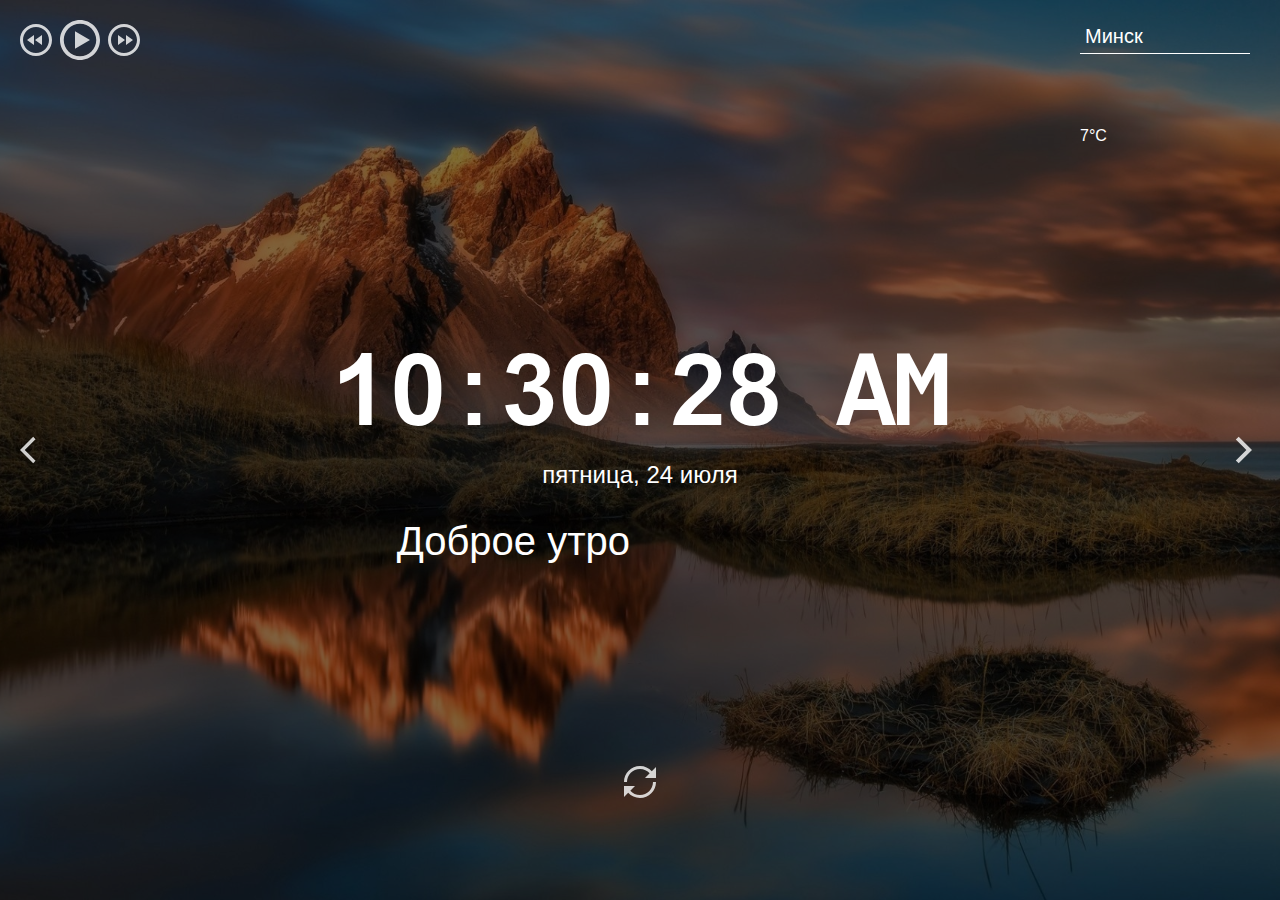
<file: momentum/index.html>
<!DOCTYPE html>
<html lang="en">

<head>
  <meta charset="UTF-8" />
  <meta name="viewport" content="width=device-width, initial-scale=1.0" />
  <link href="assets/favicon.ico" rel="shortcut icon" />
  <link rel="stylesheet" href="css/owfont-regular.css" />
  <link rel="stylesheet" href="css/style.css" />
  <title>momentum</title>
</head>

<body>
  <header class="header">
    <div class="player">
      <div class="player-controls">
        <button class="play-prev player-icon"></button>
        <button class="play player-icon"></button>
        <button class="play-next player-icon"></button>
      </div>
      <ul class="play-list"></ul>
    </div>
    <div class="weather">
      <input type="text" value="Минск" class="city" />
      <i class="weather-icon owf"></i>
      <div class="weather-error"></div>
      <div class="description-container">
        <span class="temperature">7°C</span>
        <span class="weather-description"></span>
      </div>
      <div class="wind"></div>
      <div class="humidity"></div>
    </div>
  </header>
  <main class="main">
    <div class="slider-icons">
      <button class="slide-prev slider-icon"></button>
      <button class="slide-next slider-icon"></button>
    </div>
    <time class="time"></time>
    <date class="date"></date>
    <div class="greeting-container">
      <span class="greeting"></span>
      <input type="text" class="name" />
    </div>
  </main>
  <footer class="footer">
    <button class="change-quote"></button>
    <div>
      <div class="quote"></div>
      <div class="author"></div>
    </div>
  </footer>
  <script src="js/script.js"></script>
  <script src="js/slider.js"></script>
  <script src="js/vidget.js"></script>
</body>

</html>
</file>
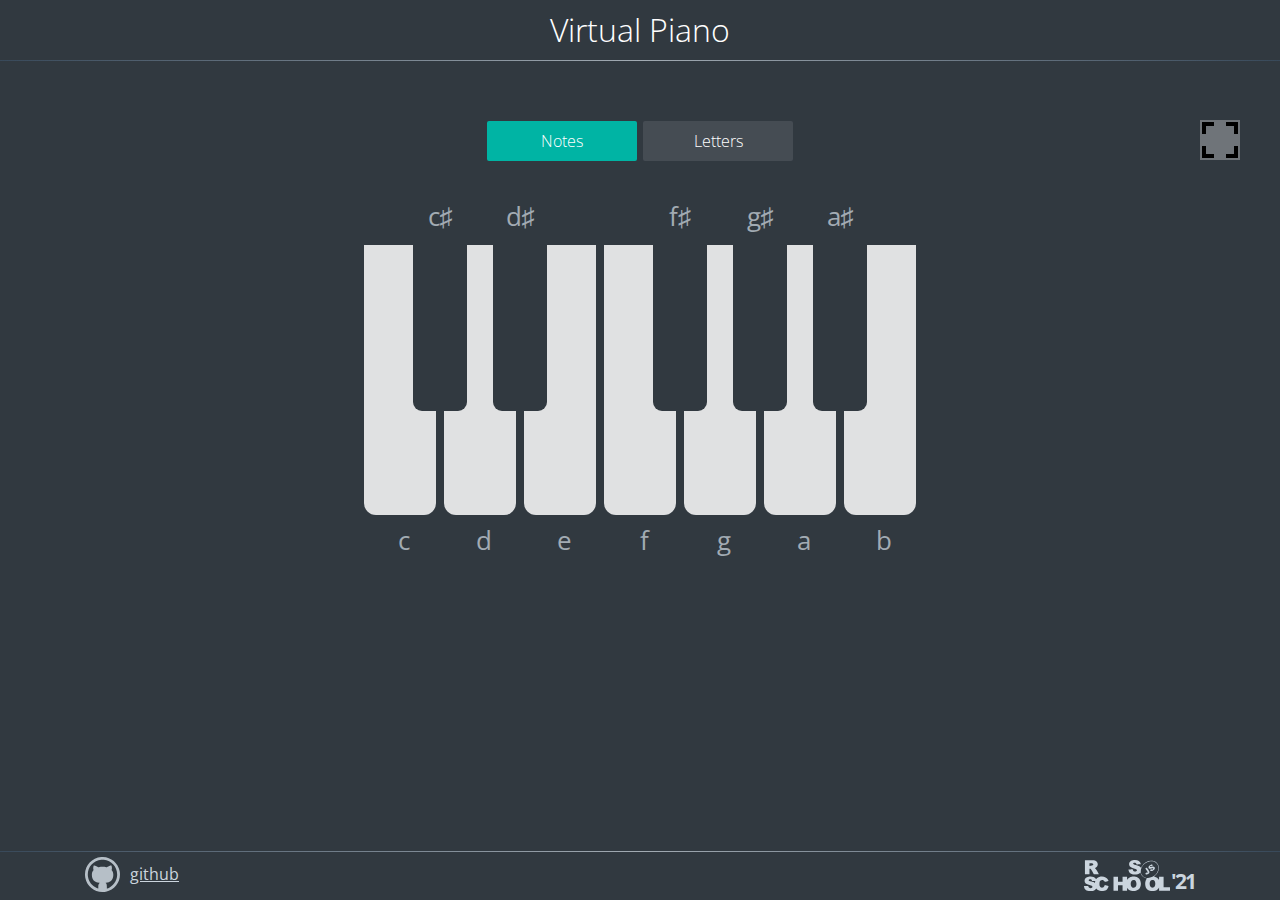
<file: virtual-piano/index.html>
<!DOCTYPE html>
<html lang="en">

<head>
  <meta charset="UTF-8">
  <meta http-equiv="X-UA-Compatible" content="IE=edge">
  <meta name="viewport" content="width=device-width, initial-scale=1.0">
  <link href="assets/piano.ico" rel="shortcut icon">

  <link href="https://fonts.gstatic.com" rel="preconnect">
  <link
    href="https://fonts.googleapis.com/css2?family=Open+Sans+Condensed:wght@300&family=Open+Sans:wght@300;400;800&display=swap"
    rel="stylesheet">
  <link href="style.css" rel="stylesheet">

  <title>virtual-piano</title>
</head>

<body>
  <header class="header">
    <h1 class="header-title">Virtual Piano</h1>
  </header>
  <main class="main">
    <div class="btn-container">
      <button class="btn btn-notes btn-active">Notes</button>
      <button class="btn btn-letters">Letters</button>
    </div>
    <div class="piano" id="piano">
      <div class="piano-key" data-key="68" data-letter="D" data-note="c"></div>
      <div class="piano-key" data-key="70" data-letter="F" data-note="d"></div>
      <div class="piano-key" data-key="71" data-letter="G" data-note="e"></div>
      <div class="piano-key" data-key="72" data-letter="H" data-note="f"></div>
      <div class="piano-key" data-key="73" data-letter="J" data-note="g"></div>
      <div class="piano-key" data-key="74" data-letter="K" data-note="a"></div>
      <div class="piano-key" data-key="75" data-letter="L" data-note="b"></div>
      <div class="keys-sharp">
        <div class="piano-key sharp" data-key="76" data-letter="R" data-note="c♯"></div>
        <div class="piano-key sharp" data-key="77" data-letter="T" data-note="d♯"></div>
        <div class="piano-key sharp none"></div>
        <div class="piano-key sharp" data-key="78" data-letter="U" data-note="f♯"></div>
        <div class="piano-key sharp" data-key="79" data-letter="I" data-note="g♯"></div>
        <div class="piano-key sharp" data-key="80" data-letter="O" data-note="a♯"></div>
      </div>
    </div>
    <button class="fullscreen openfullscreen"></button>
  </main>
  <!-- 
  <audio data-key="68" data-note="c" data-letter="D" src="./assets/audio/c.mp3"></audio>
  <audio data-key="70" data-note="d" data-letter="F" src="./assets/audio/d.mp3"></audio>
  <audio data-key="71" data-note="e" data-letter="G" src="./assets/audio/e.mp3"></audio>
  <audio data-key="72" data-note="f" data-letter="H" src="./assets/audio/f.mp3"></audio>
  <audio data-key="73" data-note="g" data-letter="J" src="./assets/audio/g.mp3"></audio>
  <audio data-key="74" data-note="a" data-letter="K" src="./assets/audio/a.mp3"></audio>
  <audio data-key="75" data-note="b" data-letter="L" src="./assets/audio/b.mp3"></audio>
  
  <audio data-key="76" data-note="c#" data-letter="R" src="./assets/audio/c♯.mp3"></audio>
  <audio data-key="77" data-note="d#" data-letter="T" src="./assets/audio/d♯.mp3"></audio>
  <audio data-key="78" data-note="f#" data-letter="U" src="./assets/audio/f♯.mp3"></audio>
  <audio data-key="79" data-note="g#" data-letter="I" src="./assets/audio/g♯.mp3"></audio>
  <audio data-key="80" data-note="a#" data-letter="O" src="./assets/audio/a♯.mp3"></audio> -->
  

  <footer class="footer">
    <div class="footer-container">
      <a class="github" href="https://github.com/den987655" target="_blank" rel="noopener noreferrer">github</a>
      <a class="rss" href="https://rs.school/js/" target="_blank" rel="noopener noreferrer">
        <span class="rss-year">'21</span>
      </a>
    </div>
  </footer>
  <script src="script.js"></script>
</body>

</html>
</file>
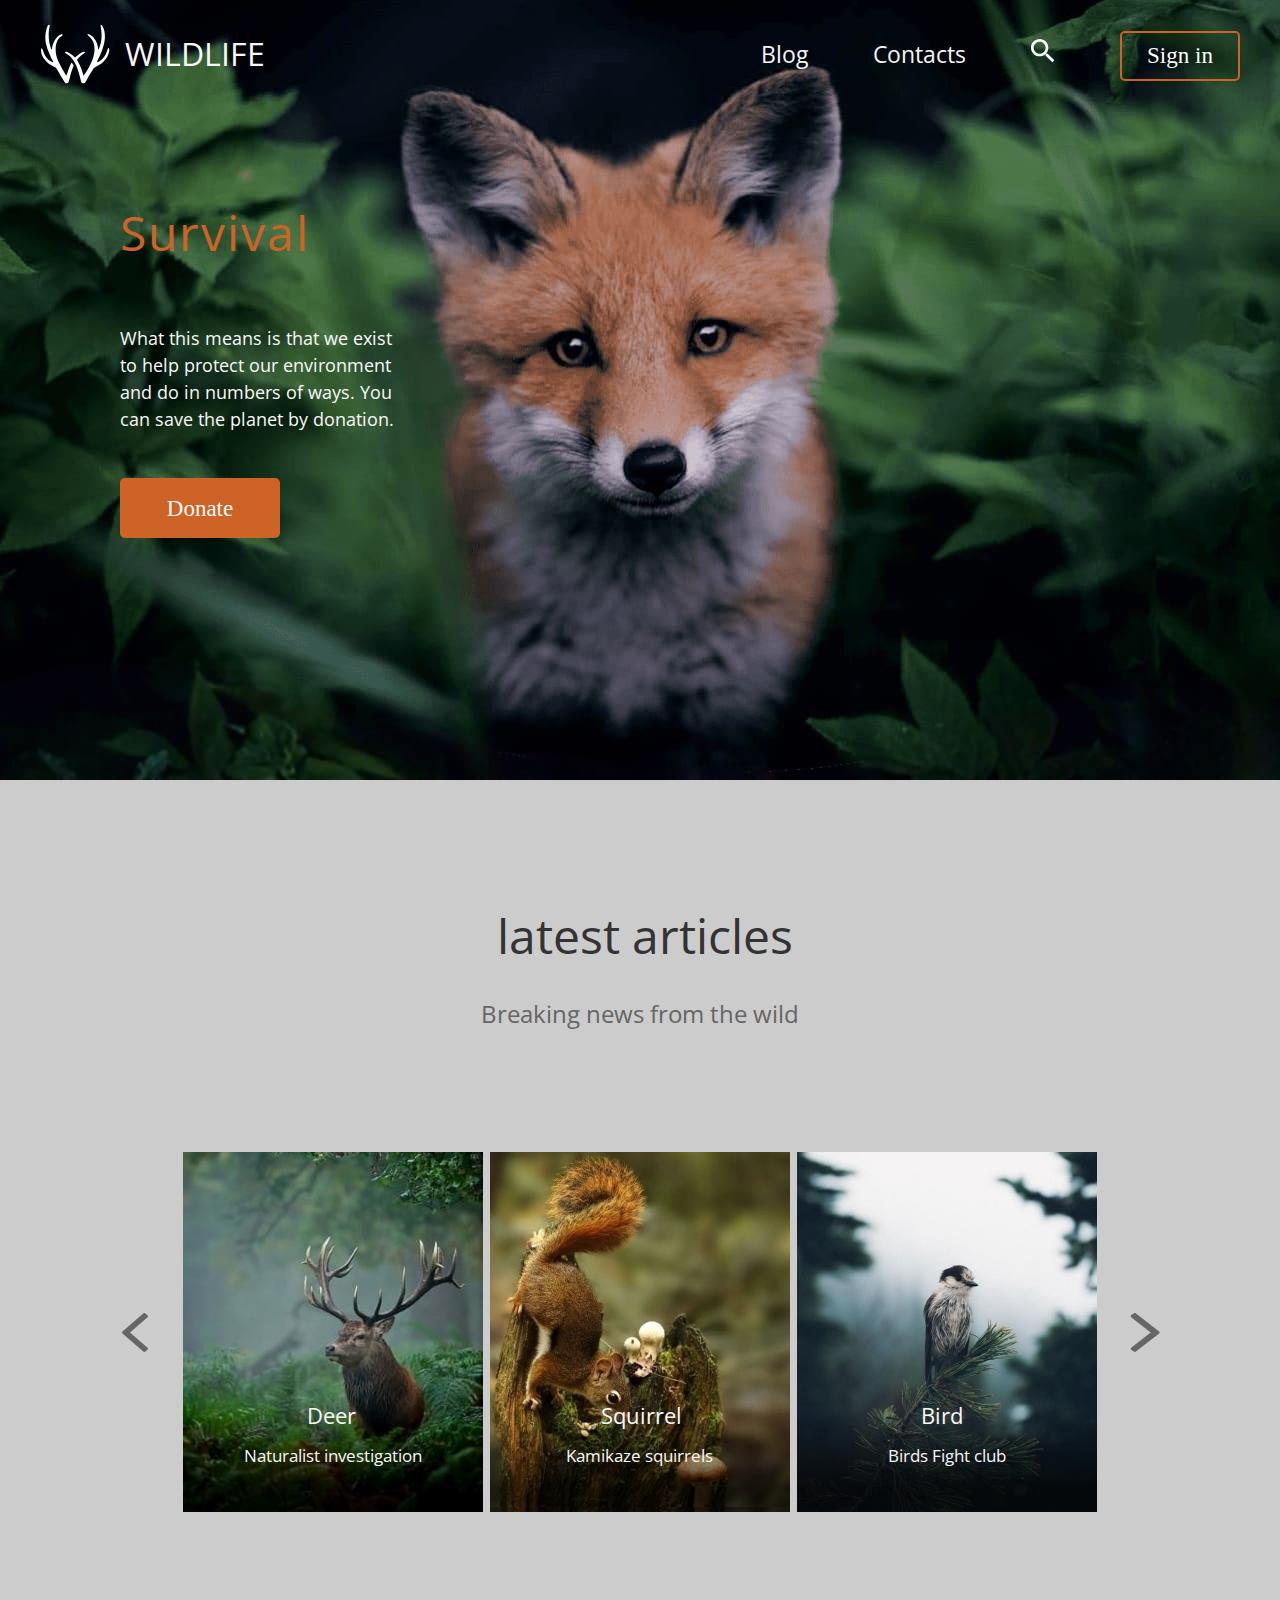
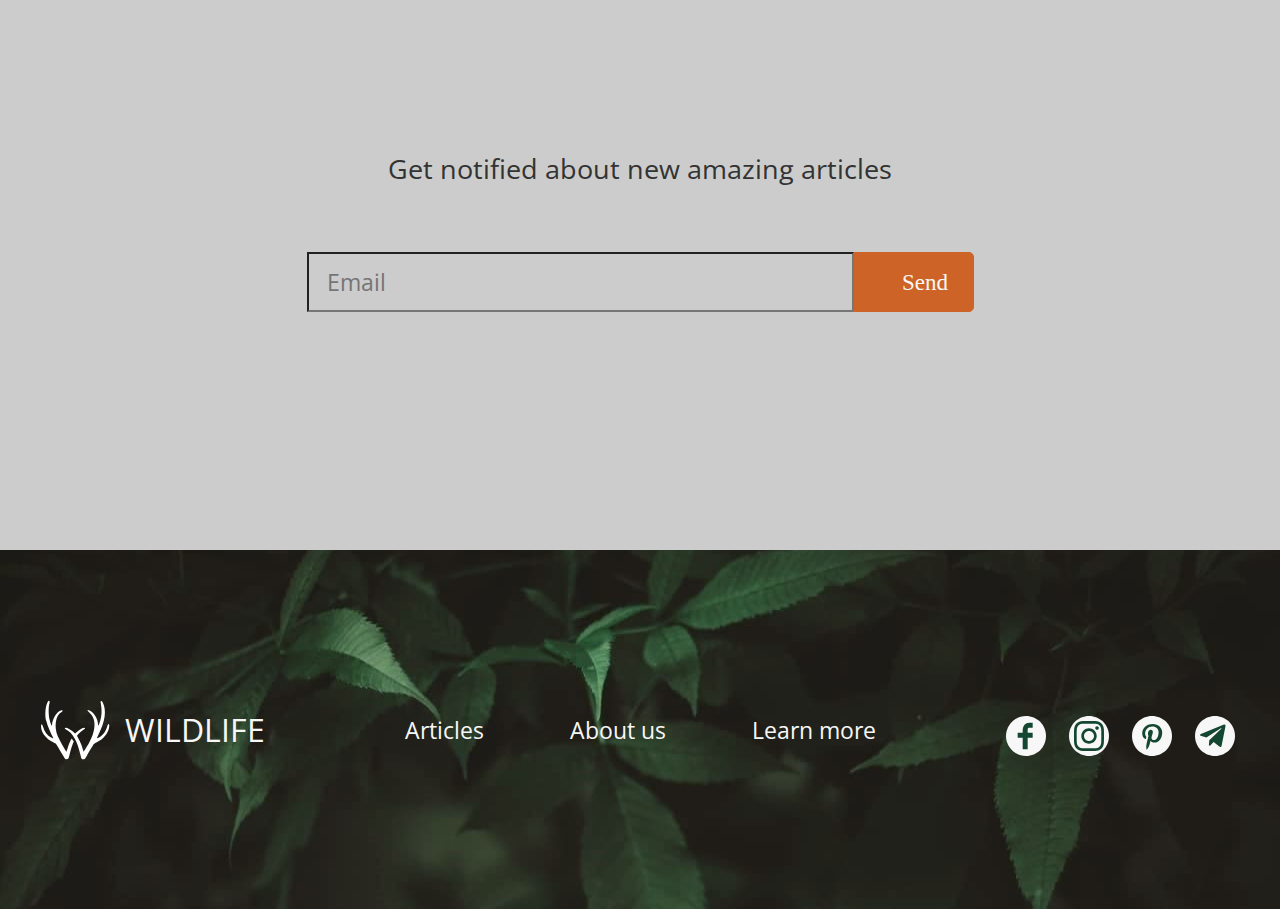
<file: wildlife/index.html>
<!DOCTYPE html>
<html lang="en">

<head>
  <meta charset="UTF-8">
  <meta http-equiv="X-UA-Compatible" content="IE=edge">
  <meta name="viewport" content="width=device-width, initial-scale=1.0">
  <link rel="preconnect" href="https://fonts.gstatic.com">
  <link href="https://fonts.googleapis.com/css2?family=Open+Sans:wght@400;600&display=swap" rel="stylesheet">
  <link rel="stylesheet" href="style.css">
  <link rel="stylesheet" href="assets/normalize.css">
  <title>Document</title>
</head>

<body>
  <header class="header">
    <div class="container header__block">
      <div class="header__content">
        <div class="header__logo">
          <img class="header__img" src="assets/logo.svg" alt="logo">
          <span class="header__title">wildlife</span>
        </div>

        <nav class="header__nav">
          <ul class="header__list">
            <li class="header__item"><a href="#" class="header__link">Blog</a></li>
            <li class="header__item"><a href="#" class="header__link">Contacts</a></li>
            <li class="header__item"><a href="#" class="header__link"><img src="assets/find.svg" alt="find"></a></li>
            <li class="header__item"><a href="#" class="header__link"><button class="header__btn header_btn-hover">Sign in</button></a>
            </li>
          </ul>
        </nav>
      </div>
    </div>

    

  </header>
<section class="survival">
      <div class="container survival__block">
        <div class="survival__content">
          <h1 class="survival__title">Survival</h1>
          <p class="Survival__text">What this means is that we exist to help protect our environment and do in numbers
            of ways. You can save the planet by donation.</p>
          <a href="#"><a class="survival__btn">Donate</a>
        </div>
      </div>

    </section>
  <main class="latest-articles">
    
    <div class="container">
      <h2 class="latest__title">latest articles</h2>
      <p class="latest__text">Breaking news from the wild</p>


      <div class="latest__content">
        <div class="latest__block">
          <img src="assets/deer.png" alt="deer" class="latest__img">
          <h3 class="latest__heading">Deer</h3>
          <p class="latest__description-text">Naturalist investigation</p>
        </div>
        <div class="latest__block">
          <img src="assets/squirrel.png" alt="squirrel" class="latest__img">
          <h3 class="latest__heading squirrel">Squirrel</h3>
          <p class="latest__description-text">Kamikaze squirrels</p>
        </div>
        <div class="latest__block">
          <img src="assets/bird.png" alt="bird" class="latest__img">
          <h3 class="latest__heading">Bird</h3>
          <p class="latest__description-text">Birds Fight club</p>
        </div>
      </div>
      <div class="get-notified">
        <h4 class="get-notified__title">Get notified about new amazing articles</h4>
        <form action="#" class="get-notified__form">
          <input type="email" class="get-notified__input" placeholder="Email">
          <input type="submit" value="Send" class="get-notified__btn">
        </form>
      </div>
    </div>
  </main>
  <footer class="footer">
    <div class="container">
      <div class="footer__block">
        <div class="footer__content">
          <div class="footer__logo">
            <img src="assets/logo.svg" alt="logo-img" class="footer__logo-img">
            <h3 class="footer__title">wildlife</h3>
          </div>
          <div class="footer__nav">
            <div class="footer__navigations">
              <ul class="footer__link">
              <li><a href="#" class=""></a>Articles</li>
              <li><a href="#" class=""></a>About us</li>
              <li><a href="#" class=""></a>Learn more</li>
              </ul>
            </div>
          </div>
          <div class="footer__icons">
              <ul class="footer__list">
              <li class="footer__link-facebok"></li>
              <li class="footer__link-inst"></li>
              <li class="footer__link-frame"></li>
              <li class="footer__link-telegram"></li>
              </ul>
          </div>
              
              </div>
            
          </div>
        </div>
      </div>
    </div>
  </footer>
</body>

</html>
</file>
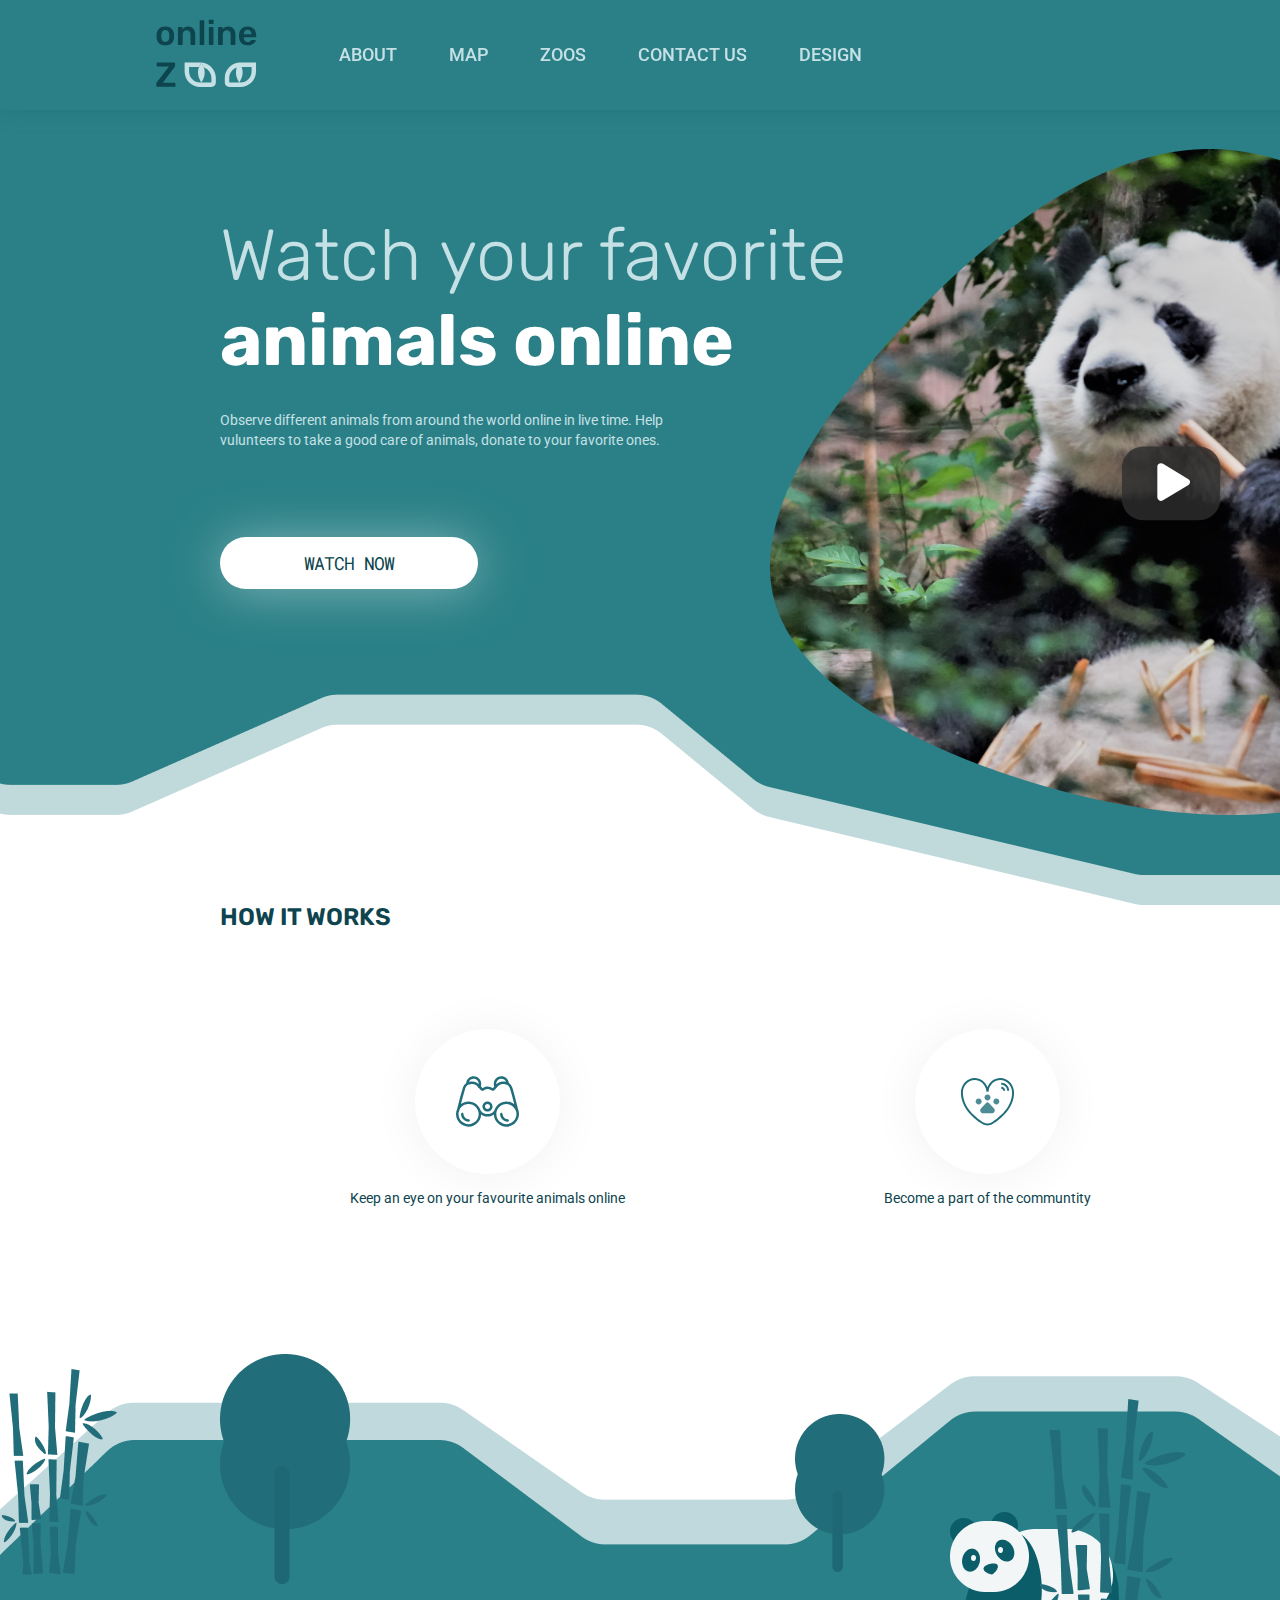
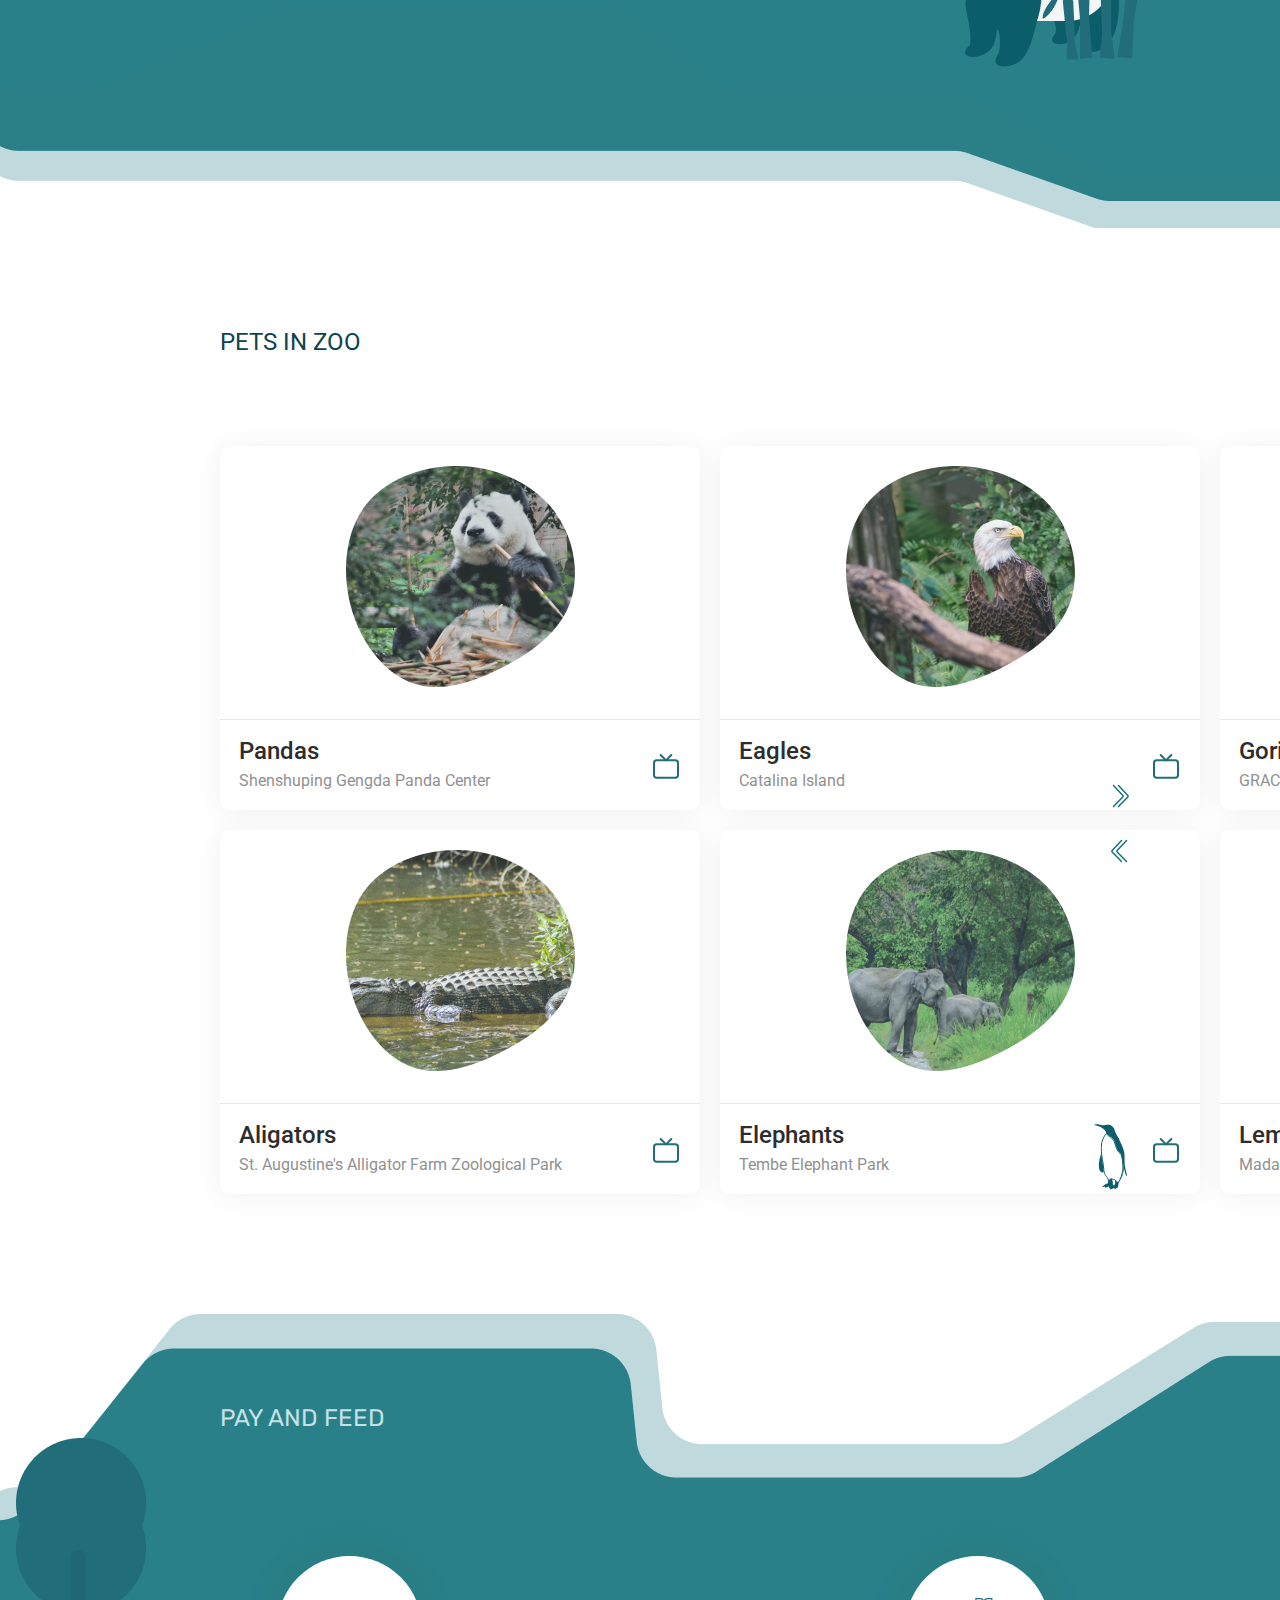
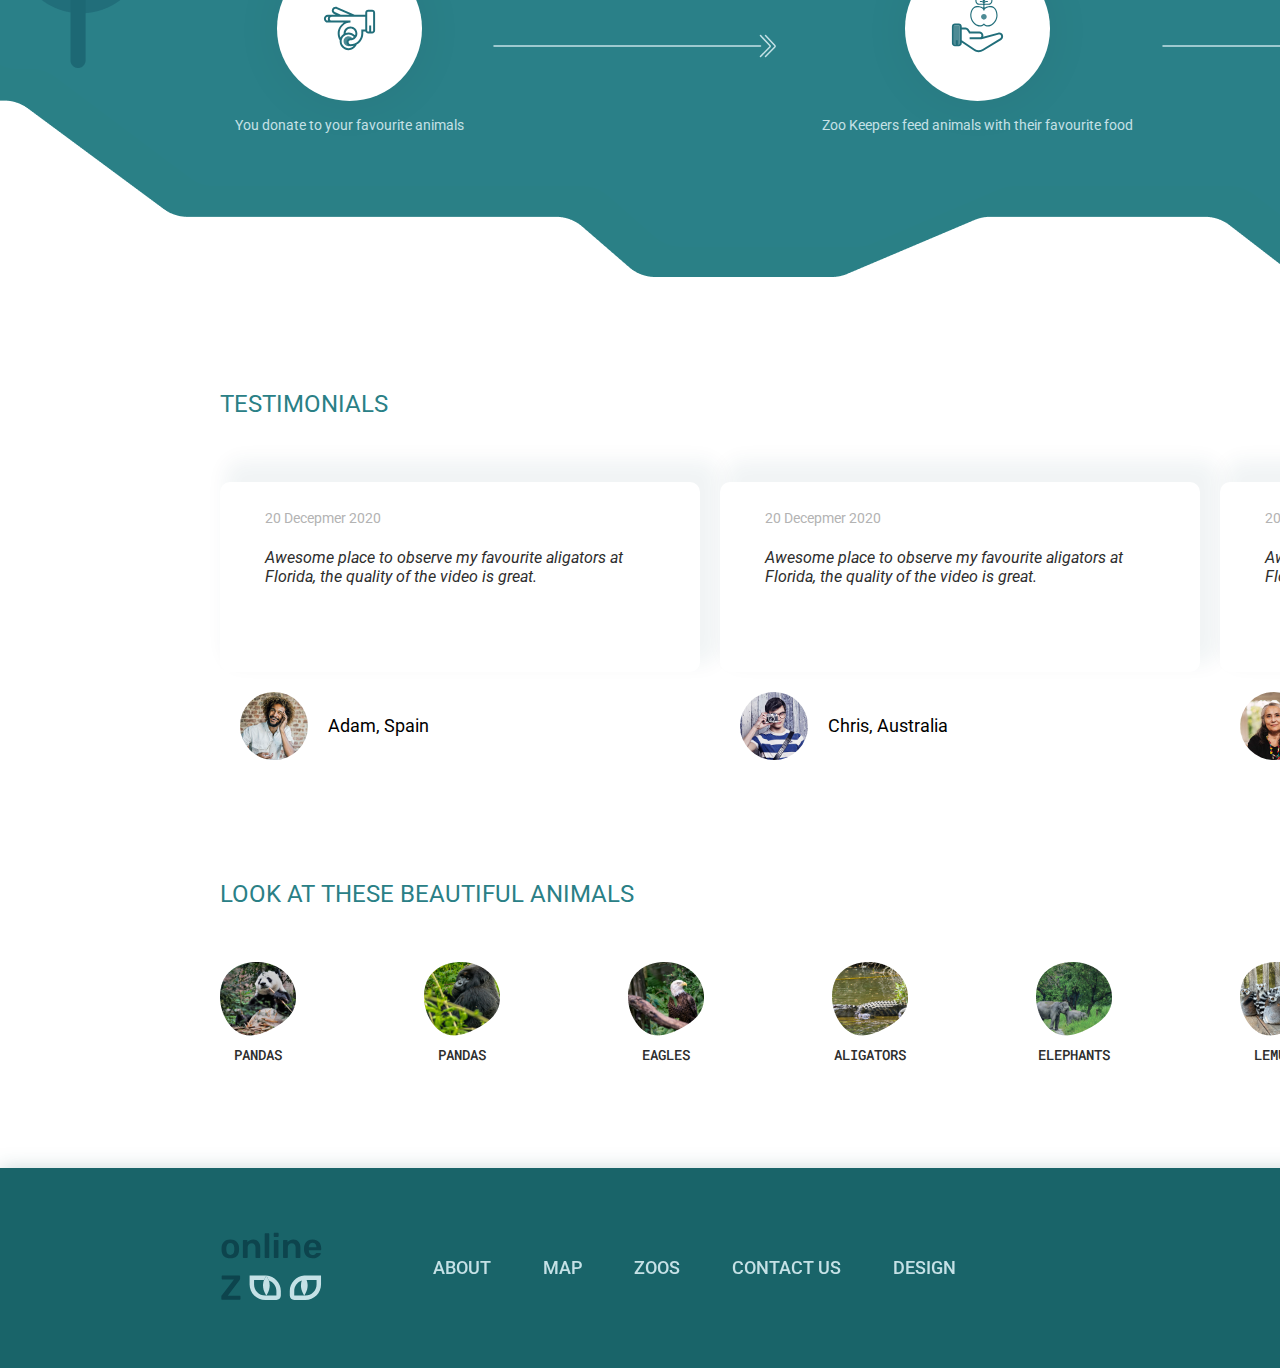
<file: online-zoo/pages/index.html>
<!DOCTYPE html>
<html lang="en">

<head>
  <meta charset="UTF-8">
  <meta http-equiv="X-UA-Compatible" content="IE=edge">
  <meta name="viewport" content="width=device-width, initial-scale=1.0">
  <link rel="preconnect" href="https://fonts.gstatic.com">
  <link href="https://fonts.googleapis.com/css2?family=Roboto+Mono:wght@500&display=swap" rel="stylesheet">
  <link rel="preconnect" href="https://fonts.gstatic.com">
  <link href="https://fonts.googleapis.com/css2?family=Roboto+Mono:wght@500&family=Roboto:wght@400;500&display=swap"
    rel="stylesheet">
  <link rel="preconnect" href="https://fonts.gstatic.com">
  <link href="https://fonts.googleapis.com/css2?family=Rubik:wght@300&display=swap" rel="stylesheet">
  <link rel="stylesheet" href="normalize.css">
  <link rel="stylesheet" href="style.css">
  <title>Document</title>
</head>

<body>
  <div class="wrapper">
    <!-- Header -->
    <header class="header">
      <div class="container__header">
        <div class="header__content">
          <div class="header__logo">
            <li><a href="#"><img src="../../online-zoo/assets/icons/Logo-large.svg" alt="logo"></a></li>
          </div>
          <div class="header__menu">
            <ul class="header__link">
              <li><a href="#">about</a></li>
              <li><a href="../map/index.html">MAP</a></li>
              <li><a href="#">Zoos</a></li>
              <li><a href="#">contact us</a></li>
              <li><a href="#">design</a></li>
            </ul>
          </div>
          <div class="header__signup">
            <ul class="header__list">

              <li><a href="#"><img src="../../online-zoo/assets/icons/find.svg" alt="find"></a></li>
              <li><a href="#"><button class="btn btn__header"><span>log in</button></a></li>
              <li><a href="#"><button class="btn btn__header"><span>sign up</button></a></li>
            </ul>
          </div>
        </div>
      </div>
    </header>
<!-- Content -->
    <main class="content">

      <!-- content watch -->
      <section class="content__watch">
        <div class="container">
          <div class="content__bg">
          <div class="content__title">
            <h1>Watch your favorite <span>animals online</span> </h1>
          </div>
  
          <div class="content__text">
            <p>Observe different animals from around the world online in live time. Help vulunteers to take a good care of
              animals, donate to your favorite ones.</p>
          </div>
          <button type="button" class="btn-cont content__btn">Watch now </button>
          <div class="content__images">
            <a href="#"><img src="../../online-zoo/assets/icons/play.svg" alt="play"></a>
          </div>
        </div>
        </div>
      </section>
      
      <!-- content how-it-work -->
      <section class="how-it-work">
        <div class="container">
          <h2>How it works</h2>
        <div class="how__items">
          <div class="how__item">
            <div class="how__image">
              <img src="../assets/icons/binoculars.svg" alt="binoculars">
            </div>
            <p class="how__text">Keep an eye on your favourite animals online</p>
          </div>
          <div class="how__item">
            <div class="how__image">
              <img src="../assets/icons/heart.svg" alt="heart">
            </div>
            <p class="how__text">Become a part of the communtity</p>
          </div>
          <div class="how__item">
            <div class="how__image">
              <img src="../assets/icons/trust.svg" alt="trust">
            </div>
            <p class="how__text">Support animals with the donations</p>
          </div>
        </div>
        
        </div>
      </section>
        <div class="bg-illustration">
        </div>
        <section class="pets-in-zoo">
          <div class="container">
            <div class="pets">
              <div class="pets__title">
                <h2>Pets in zoo </h2>
              </div>
              <div class="pets__button">
                <button class="pets__btn" type="button"></button>
                Choose your Favorite
              </div>
            </div>
            <div class="pets__items">
              <div class="pets__item">
                <div class="pets__image">
                  <img src="../assets/images/panda.png" alt="">
                </div>
                <div class="pets__border-top"></div>
                <div class="pets__text-block">
                  <div class="pets__subtitle">Pandas
                    <div class="pets__text">Shenshuping Gengda Panda Center</div>
                  </div>
                  <img src="../assets/icons/window.svg" alt="window">
                  </div>
              </div>
              <div class="pets__item">
                <div class="pets__image">
                  <img src="../assets/images/hawk.png" alt="hawk">
                </div>
                <div class="pets__border-top"></div>
                <div class="pets__text-block">
                  <div class="pets__subtitle">Eagles
                    <div class="pets__text">Catalina Island</div>
                  </div>
                  <img src="../assets/icons/window.svg" alt="window">
                  </div>
              </div>
              <div class="pets__item">
                <div class="pets__image">
                  <img src="../assets/images/gorrila.png" alt="">
                </div>
                  <div class="pets__border-top"></div>
                <div class="pets__text-block">
                  <div class="pets__subtitle">Gorillas
                    <div class="pets__text">GRACE gorillas</div>
                  </div>
                  <img src="../assets/icons/window.svg" alt="">
                  </div>
                
              </div>
              <div class="pets__item">
                <div class="pets__image">
                  <img src="../assets/images/aligator.png" alt="aligator">
                </div>
                  <div class="pets__border-top"></div>
                <div class="pets__text-block">
                  <div class="pets__subtitle">Aligators
                    <div class="pets__text">St. Augustine's Alligator Farm Zoological Park</div>
                  </div>
                  <img src="../assets/icons/window.svg" alt="window">
                  </div>
                
              </div>
              <div class="pets__item">
                <div class="pets__image">
                  <img src="../assets/images/elephant.png" alt="elephant">
                </div>
                <div class="pets__border-top"></div>
                <div class="pets__text-block">
                  <div class="pets__subtitle">Elephants
                    <div class="pets__text">Tembe Elephant Park</div>
                  </div>
                  <img src="../assets/icons/window.svg" alt="window">
                  </div>
              </div>
              <div class="pets__item">
                <div class="pets__image">
                  <img src="../assets/images/lemur.png" alt="lemur">
                </div>
                <div class="pets__border-top"></div>
                <div class="pets__text-block">
                  <div class="pets__subtitle">Lemurs
                    <div class="pets__text">Madagascar</div>
                  </div>
                  <img src="../assets/icons/window.svg" alt="window">
                  </div>
              </div>
            </div>
            <div class="pets__arrow">
              <div class="pets__arrow-block">
                <div class="pets__arrow-right">
                  <svg width="52" height="52" viewBox="0 0 52 52" fill="none" xmlns="http://www.w3.org/2000/svg">
                    <path d="M24.5 15.5L33.8527 25.6009C34.2151 25.9923 34.2065 26.5994 33.833 26.9804L24.5 36.5" stroke="#19707D" stroke-width="1.5" stroke-linecap="round"/>
                    <path d="M19.5 15.5L28.8527 25.6009C29.2151 25.9923 29.2065 26.5994 28.833 26.9804L19.5 36.5" stroke="#19707D" stroke-width="1.5" stroke-linecap="round"/>
                    </svg>
                    
                  
              </div>
              <div class="pets__arrow-left">
                <svg width="52" height="52" viewBox="0 0 52 52" fill="none" xmlns="http://www.w3.org/2000/svg">
                  <path d="M27.5 15.5L18.1473 25.6009C17.7849 25.9923 17.7935 26.5994 18.167 26.9804L27.5 36.5" stroke="#19707D" stroke-width="1.5" stroke-linecap="round"/>
                  <path d="M32.5 15.5L23.1473 25.6009C22.7849 25.9923 22.7935 26.5994 23.167 26.9804L32.5 36.5" stroke="#19707D" stroke-width="1.5" stroke-linecap="round"/>
                  </svg>
              </div>
              </div>
              
              <div class="pets__penguin-right">
                <img src="../assets/icons/Penguin.svg" alt="Penguin">
                  
            </div>
            </div>
            
          </div>
        </section>
        <section class="pay-and-feed">
          <div class="container">
            <div class="pay__block">
              <div class="pay__title">Pay and feed</div>
              <button class="pay__btn" type="submit">Donate to volunteers</button>
            </div>
            <div class="how__items">
              <div class="how__item">
                <div class="how__image">
                  <img src="../assets/icons/hend.svg" alt="hend">
                </div>
                <p class="how__text text">You donate to your favourite animals</p>
              </div>
              <div class="how__arrow-left">
                <img src="../assets/icons/arrow-left.svg" alt="how-arrow">
              </div>
              <div class="how__item">
                <div class="how__image">
                  <img src="../assets/icons/hend-apple.svg" alt="hend-apple">
                </div>
                <p class="how__text text">Zoo Keepers feed animals with their favourite food</p>
              </div>
              <div class="how__arrow-right">
                <img src="../assets/icons/arrow-right.svg" alt="how-arrow">
              </div>
              <div class="how__item">
                <div class="how__image">
                  <img src="../assets/icons/monkey.svg" alt="monkey">
                </div>
                <p class="how__text text">Animals are healthy and happy</p>
              </div>
            </div>
          </div>
        </section>
        <section class="testimonials">
          <div class="container">
            <div class="testi__header">
              <div class="testi__title"><h3>Testimonials</h3></div>
              <button class="testi__button btn-text" type="submit">Leave feedback</button>
            </div>
            <div class="testi__block-item">
            <div class="testi__items">
              <div class="testi__item">
                <div class="testi__date">20 Decepmer 2020</div>
                <div class="testi__text">Awesome place to observe my favourite aligators at Florida, the quality of the video is great.</div>
              </div>
              <div class="testi__avatar">
                  <div class="testi__img">
                    <img src="../assets/icons/ava-adam.svg" alt="ava-adam">
                  </div>
                  <div class="testi__name">Adam, Spain</div>
                </div>
            </div>
            <div class="testi__items">
              <div class="testi__item">
                <div class="testi__date">20 Decepmer 2020</div>
                <div class="testi__text">Awesome place to observe my favourite aligators at Florida, the quality of the video is great.</div>
              </div>
              <div class="testi__avatar">
                  <div class="testi__img">
                    <img src="../assets/icons/chris.svg" alt="chris">
                  </div>
                  <div class="testi__name">Chris, Australia</div>
                </div>
            </div>
            <div class="testi__items">
              <div class="testi__item">
                <div class="testi__date">20 Decepmer 2020</div>
                <div class="testi__text">Awesome place to observe my favourite aligators at Florida, the quality of the video is great.</div>
              </div>
              <div class="testi__avatar">
                  <div class="testi__img">
                    <img src="../assets/icons/amely.svg" alt="amely">
                  </div>
                  <div class="testi__name">Amely, USA</div>
                </div>
            </div>
            </div>
          </div>
        </section>
        <section class="look-animals">
          <div class="container">
            <div class="look__header"><h3>LOOK AT THESE BEAUTIFUL ANIMALS</h3></div>
            <div class="look__items">
              <div class="look__item">
                <div class="look__img">
                  <img src="../assets/icons/pandas.png" alt="pandas">
                </div>
                <div class="look__name">Pandas</div>
              </div>
              <div class="look__item">
                <div class="look__img">
                  <img src="../assets/icons/gorillas.png" alt="Gorillas">
                </div>
                <div class="look__name">Pandas</div>
              </div>
              <div class="look__item">
                <div class="look__img">
                  <img src="../assets/icons/eagles.png" alt="Eagles">
                </div>
                <div class="look__name">Eagles</div>
              </div>
              <div class="look__item">
                <div class="look__img">
                  <img src="../assets/icons/aligators.png" alt="Aligators">
                </div>
                <div class="look__name">Aligators</div>
              </div>
              <div class="look__item">
                <div class="look__img">
                  <img src="../assets/icons/elephants.png" alt="elephants">
                </div>
                <div class="look__name">Elephants</div>
              </div>
              <div class="look__item">
                <div class="look__img">
                  <img src="../assets/icons/LEMURS.png" alt="LEMURS">
                </div>
                <div class="look__name">LEMURS</div>
              </div>
              <div class="look__item">
                <div class="look__img">
                  <img src="../assets/icons/pandas.png" alt="pandas">
                </div>
                <div class="look__name">Pandas</div>
              </div>
              <div class="look__arrow">
              <div class="look__arrow-right">
                <svg width="52" height="52" viewBox="0 0 52 52" fill="none" xmlns="http://www.w3.org/2000/svg">
                  <path d="M24.5 15.5L33.8527 25.6009C34.2151 25.9923 34.2065 26.5994 33.833 26.9804L24.5 36.5" stroke="#19707D" stroke-width="1.5" stroke-linecap="round"/>
                  <path d="M19.5 15.5L28.8527 25.6009C29.2151 25.9923 29.2065 26.5994 28.833 26.9804L19.5 36.5" stroke="#19707D" stroke-width="1.5" stroke-linecap="round"/>
                  </svg>
                  
              </div>
              <div class="look__arrow-left">
                <svg width="52" height="52" viewBox="0 0 52 52" fill="none" xmlns="http://www.w3.org/2000/svg">
                  <path d="M27.5 15.5L18.1473 25.6009C17.7849 25.9923 17.7935 26.5994 18.167 26.9804L27.5 36.5" stroke="#19707D" stroke-width="1.5" stroke-linecap="round"/>
                  <path d="M32.5 15.5L23.1473 25.6009C22.7849 25.9923 22.7935 26.5994 23.167 26.9804L32.5 36.5" stroke="#19707D" stroke-width="1.5" stroke-linecap="round"/>
                  </svg>
                  
              </div>
            </div>
            </div>
            
          </div>
        </section>
    </main>
<!-- footer -->
    <footer class="footer">
      <div class="container">
        <div class="footer__content">
          <div class="footer__logo">
            <li><a href="#"><img src="../../online-zoo/assets/icons/Logo-large.svg" alt="logo"></a></li>
          </div>
          <div class="footer__menu">
            <ul class="footer__link">
              <li><a href="#">about</a></li>
              <li><a href="/online-zoo/pages/map/index.html">MAP</a></li>
              <li><a href="#">Zoos</a></li>
              <li><a href="#">contact us</a></li>
              <li><a href="#">design</a></li>
            </ul>

          </div>
          <div class="footer__text">
            <p>Design by Lemeshko Kateryna</p>
            <p> ©RSSchool and ©Yem Digital 2021</p>
          </div>

        </div>

      </div>
    </footer>
  </div>


  </header>
</body>

</html>
</file>
<file: momentum/css/owfont-regular.css>
/*!
 *  owfont-regular 1.0.0 by Deniz Fuchidzhiev - http://websygen.com
 *  License - font: SIL OFL 1.1, css: MIT License
 */
/* FONT PATH
 * -------------------------- */
@font-face {
  font-family: 'owfont';
  src: url('../assets/fonts/owfont-regular.eot?v=1.0.0');
  src: url('../assets/fonts/owfont-regular.eot?#iefix&v=1.0.0') format('embedded-opentype'),
	   url('../assets/fonts/owfont-regular.woff') format('woff'),
	   url('../assets/fonts/owfont-regular.ttf') format('truetype'),
	   url('../assets/fonts/owfont-regular.svg#owf-regular') format('svg');
  font-weight: normal;
  font-style: normal;
}
.owf {
  display: inline-block;
  font: normal normal normal 14px/1 owfont;
  font-size: inherit;
  text-rendering: auto;
  -webkit-font-smoothing: antialiased;
  -moz-osx-font-smoothing: grayscale;
  transform: translate(0, 0);
}
/* makes the font 33% larger relative to the icon container */
.owf-lg {
  font-size: 1.33333333em;
  line-height: 0.75em;
  vertical-align: -15%;
}
.owf-2x {
  font-size: 2em;
}
.owf-3x {
  font-size: 3em;
}
.owf-4x {
  font-size: 4em;
}
.owf-5x {
  font-size: 5em;
}
.owf-fw {
  width: 1.28571429em;
  text-align: center;
}
.owf-ul {
  padding-left: 0;
  margin-left: 2.14285714em;
  list-style-type: none;
}
.owf-ul > li {
  position: relative;
}
.owf-li {
  position: absolute;
  left: -2.14285714em;
  width: 2.14285714em;
  top: 0.14285714em;
  text-align: center;
}
.owf-li.owf-lg {
  left: -1.85714286em;
}
.owf-border {
  padding: .2em .25em .15em;
  border: solid 0.08em #eeeeee;
  border-radius: .1em;
}
.owf-pull-right {
  float: right;
}
.owf-pull-left {
  float: left;
}
.owf.owf-pull-left {
  margin-right: .3em;
}
.owf.owf-pull-right {
  margin-left: .3em;
}

/* owfont uses the Unicode Private Use Area (PUA) to ensure screen
   readers do not read off random characters that represent icons */
   
/*   Weather Condition Codes    */
   
/*   Thunderstorm - - - - - - - - - - - - - - - - - - - - - - - - - - - - - - - - - - - -    */
   
/* thunderstorm with light rain */
.owf-200:before,
.owf-200-d:before,
.owf-200-n:before {
  content: "\EB28";
}
/* thunderstorm with rain */
.owf-201:before,
.owf-201-d:before,
.owf-201-n:before {
  content: "\EB29";
}
/* thunderstorm with heavy rain */
.owf-202:before,
.owf-202-d:before,
.owf-202-n:before {
  content: "\EB2A";
}
/*  light thunderstorm  */
.owf-210:before,
.owf-210-d:before,
.owf-210-n:before {
  content: "\EB32";
}
/*  thunderstorm  */
.owf-211:before,
.owf-211-d:before,
.owf-211-n:before {
  content: "\EB33";
}
/*   heavy thunderstorm   */
.owf-212:before,
.owf-212-d:before,
.owf-212-n:before {
  content: "\EB34";
}
/*   ragged thunderstorm   */
.owf-221:before,
.owf-221-d:before,
.owf-221-n:before {
  content: "\EB3D";
}
/*  thunderstorm with light drizzle    */
.owf-230:before,
.owf-230-d:before,
.owf-230-n:before {
  content: "\EB46";
}
/*  thunderstorm with drizzle     */
.owf-231:before,
.owf-231-d:before,
.owf-231-n:before {
  content: "\EB47";
}
/* thunderstorm with heavy drizzle     */
.owf-232:before,
.owf-232-d:before,
.owf-232-n:before {
  content: "\EB48";
}

/*   Drizzle - - - - - - - - - - - - - - - - - - - - - - - - - - - - - - - - - - - -    */

/*  light intensity drizzle */
.owf-300:before,
.owf-300-d:before,
.owf-300-n:before {
  content: "\EB8C";
}
/*  drizzle */
.owf-301:before,
.owf-301-d:before,
.owf-301-n:before {
  content: "\EB8D";
}
/*  heavy intensity drizzle  */
.owf-302:before,
.owf-302-d:before,
.owf-302-n:before {
  content: "\EB8E";
}
/*   light intensity drizzle rain  */
.owf-310:before,
.owf-310-d:before,
.owf-310-n:before {
  content: "\EB96";
}
/*  drizzle rain  */
.owf-311:before,
.owf-311-d:before,
.owf-311-n:before {
  content: "\EB97";
}
/* heavy intensity drizzle rain */
.owf-312:before,
.owf-312-d:before,
.owf-312-n:before {
  content: "\EB98";
}
/* shower rain and drizzle  */
.owf-313:before,
.owf-313-d:before,
.owf-313-n:before {
  content: "\EB99";
}
/* heavy shower rain and drizzle*/
.owf-314:before,
.owf-314-d:before,
.owf-314-n:before {
  content: "\EB9A";
}
/* shower drizzle */
.owf-321:before,
.owf-321-d:before,
.owf-321-n:before {
  content: "\EBA1";
}

/*   Rain - - - - - - - - - - - - - - - - - - - - - - - - - - - - - - - - - - - -    */

/* light rain  */
.owf-500:before,
.owf-500-d:before,
.owf-500-n:before {
  content: "\EC54";
}
/* moderate rain  */
.owf-501:before,
.owf-501-d:before,
.owf-501-n:before {
  content: "\EC55";
}
/* heavy intensity rain  */
.owf-502:before,
.owf-502-d:before,
.owf-502-n:before {
  content: "\EC56";
}
/* very heavy rain   */
.owf-503:before,
.owf-503-d:before,
.owf-503-n:before {
  content: "\EC57";
}
/* extreme rain    */
.owf-504:before,
.owf-504-d:before,
.owf-504-n:before {
  content: "\EC58";
}
/* freezing rain    */
.owf-511:before,
.owf-511-d:before,
.owf-511-n:before {
  content: "\EC5F";
}
/*  light intensity shower rain    */
.owf-520:before,
.owf-520-d:before,
.owf-520-n:before {
  content: "\EC68";
}
/* shower rain  */
.owf-521:before,
.owf-521-d:before,
.owf-521-n:before {
  content: "\EC69";
}
/*  heavy intensity shower rain  */
.owf-522:before,
.owf-522-d:before,
.owf-522-n:before {
  content: "\EC6A";
}
/* ragged shower rain  */
.owf-531:before,
.owf-531-d:before,
.owf-531-n:before {
  content: "\EC73";
}

/*   Snow - - - - - - - - - - - - - - - - - - - - - - - - - - - - - - - - - - - -    */

/* light snow  */
.owf-600:before,
.owf-600-d:before,
.owf-600-n:before {
  content: "\ECB8";
}
/*  snow  */
.owf-601:before,
.owf-601-d:before,
.owf-601-n:before {
  content: "\ECB9";
}
/*   heavy snow   */
.owf-602:before,
.owf-602-d:before,
.owf-602-n:before {
  content: "\ECBA";
}
/*  sleet  */
.owf-611:before,
.owf-611-d:before,
.owf-611-n:before {
  content: "\ECC3";
}
/*   shower sleet */
.owf-612:before,
.owf-612-d:before,
.owf-612-n:before {
  content: "\ECC4";
}
/* light rain and snow */
.owf-615:before,
.owf-615-d:before,
.owf-615-n:before {
  content: "\ECC7";
}
/* rain and snow  */
.owf-616:before,
.owf-616-d:before,
.owf-616-n:before {
  content: "\ECC8";
}
/* light shower snow  */
.owf-620:before,
.owf-620-d:before,
.owf-620-n:before {
  content: "\ECCC";
}
/* shower snow  */
.owf-621:before,
.owf-621-d:before,
.owf-621-n:before {
  content: "\ECCD";
}
/* heavy shower snow  */
.owf-622:before,
.owf-622-d:before,
.owf-622-n:before {
  content: "\ECCE";
}

/*   Atmosphere - - - - - - - - - - - - - - - - - - - - - - - - - - - - - - - - - - - -    */

/* mist */
.owf-701:before,
.owf-701-d:before,
.owf-701-n:before {
  content: "\ED1D";
}
/* smoke */
.owf-711:before,
.owf-711-d:before,
.owf-711-n:before {
  content: "\ED27";
}
/* haze */
.owf-721:before,
.owf-721-d:before,
.owf-721-n:before {
  content: "\ED31";
}
/* Sand/Dust Whirls */
.owf-731:before,
.owf-731-d:before,
.owf-731-n:before {
  content: "\ED3B";
}
/* Fog */
.owf-741:before,
.owf-741-d:before,
.owf-741-n:before {
  content: "\ED45";
}
/* sand */
.owf-751:before,
.owf-751-d:before,
.owf-751-n:before {
  content: "\ED4F";
}
/* dust */
.owf-761:before,
.owf-761-d:before,
.owf-761-n:before {
  content: "\ED59";
}
/*  VOLCANIC ASH  */
.owf-762:before,
.owf-762-d:before,
.owf-762-n:before {
  content: "\ED5A";
}
/* SQUALLS */
.owf-771:before,
.owf-771-d:before,
.owf-771-n:before {
  content: "\ED63";
}
/* TORNADO */
.owf-781:before,
.owf-781-d:before,
.owf-781-n:before {
  content: "\ED6D";
}

/*   Clouds - - - - - - - - - - - - - - - - - - - - - - - - - - - - - - - - - - - -    */

/*  sky is clear  */  /*  Calm  */
.owf-800:before,
.owf-800-d:before,
.owf-951:before,
.owf-951-d:before {
  content: "\ED80";
}
.owf-800-n:before,
.owf-951-n:before {
  content: "\F168";
}
/*  few clouds   */
.owf-801:before,
.owf-801-d:before {
  content: "\ED81";
}
.owf-801-n:before {
  content: "\F169";
}
/* scattered clouds */
.owf-802:before,
.owf-802-d:before {
  content: "\ED82";
}
.owf-802-n:before {
  content: "\F16A";
}
/* broken clouds  */
.owf-803:before,
.owf-803-d:before,
.owf-803-n:before {
  content: "\ED83";
}
/* overcast clouds  */
.owf-804:before,
.owf-804-d:before,
.owf-804-n:before {
  content: "\ED84";
}

/*   Extreme - - - - - - - - - - - - - - - - - - - - - - - - - - - - - - - - - - - -    */

/* tornado  */
.owf-900:before,
.owf-900-d:before,
.owf-900-n:before {
  content: "\EDE4";
}
/*  tropical storm  */
.owf-901:before,
.owf-901-d:before,
.owf-901-n:before {
  content: "\EDE5";
}
/* hurricane */
.owf-902:before,
.owf-902-d:before,
.owf-902-n:before {
  content: "\EDE6";
}
/* cold */
.owf-903:before,
.owf-903-d:before,
.owf-903-n:before {
  content: "\EDE7";
}
/* hot */
.owf-904:before,
.owf-904-d:before,
.owf-904-n:before {
  content: "\EDE8";
}
/* windy */
.owf-905:before,
.owf-905-d:before,
.owf-905-n:before {
  content: "\EDE9";
}
/* hail */
.owf-906:before,
.owf-906-d:before,
.owf-906-n:before {
  content: "\EDEA";
}

/*   Additional - - - - - - - - - - - - - - - - - - - - - - - - - - - - - - - - - - - -    */

/* Setting */
.owf-950:before,
.owf-950-d:before,
.owf-950-n:before {
  content: "\EE16";
}
/*  Light breeze  */
.owf-952:before,
.owf-952-d:before,
.owf-952-n:before {
  content: "\EE18";
}
/*  Gentle Breeze  */
.owf-953:before,
.owf-953-d:before,
.owf-953-n:before {
  content: "\EE19";
}
/*  Moderate breeze  */
.owf-954:before,
.owf-954-d:before,
.owf-954-n:before {
  content: "\EE1A";
}
/* Fresh Breeze  */
.owf-955:before,
.owf-955-d:before,
.owf-955-n:before {
  content: "\EE1B";
}
/* Strong  Breeze  */
.owf-956:before,
.owf-956-d:before,
.owf-956-n:before {
  content: "\EE1C";
}
/* High wind, near gale  */
.owf-957:before,
.owf-957-d:before,
.owf-957-n:before {
  content: "\EE1D";
}
/* Gale */
.owf-958:before,
.owf-958-d:before,
.owf-958-n:before {
  content: "\EE1E";
}
/*  Severe Gale  */
.owf-959:before,
.owf-959-d:before,
.owf-959-n:before {
  content: "\EE1F";
}
/* Storm */
.owf-960:before,
.owf-960-d:before,
.owf-960-n:before {
  content: "\EE20";
}
/*  Violent Storm  */
.owf-961:before,
.owf-961-d:before,
.owf-961-n:before {
  content: "\EE21";
}
/* Hurricane */
.owf-962:before,
.owf-962-d:before,
.owf-962-n:before {
  content: "\EE22";
}
</file>
<file: momentum/css/style.css>
@font-face {
  font-family: 'Arial-MT';
  src: url("../assets/fonts/Arial-MT.woff"); /* Путь к файлу со шрифтом */
 }

* {
  box-sizing: border-box;
  margin: 0;
  padding: 0;
}

body {
  min-width: 480px;
  min-height: 100vh;
  font-family: 'Arial', sans-serif;
  font-size: 16px;
  color: #fff;
  text-align: center;
  background: url("../assets/img/bg.jpg") center/cover, rgba(0, 0, 0, 0.5);
  background-blend-mode: multiply;
  transition: background-image 1s ease-in-out;
}

.header {
  display: flex;
  justify-content: space-between;
  align-items: flex-start;
  width: 100%;
  height: 30vh;
  min-height: 220px;  
  padding: 20px;
}

.player-controls {
  display: flex;
  align-items: center;
  justify-content: space-between;
  width: 120px;
  margin-bottom: 28px;
}

.play-list {
  text-align: left;
}

.play-item {
  position: relative;
  padding: 5px;
  padding-left: 20px;
  list-style: none;
  opacity: .8;
  cursor: pointer;
  transition: .3s;
}

.play-item:hover {
  opacity: 1;
}

.play-item::before {
  content: "\2713";  
  position: absolute;
  left: 0;
  top: 2px;
  font-weight: 900;
}

.item-active::before {
  color: #C5B358;
}

.player-icon,
.slider-icon,
.change-quote {
  width: 32px;
  height: 32px;
  background-size: 32px 32px;
  background-position: center center;
  background-repeat: no-repeat;
  background-color: transparent;
  border: 0;
  outline: 0;
  opacity: .8;
  cursor: pointer;
  transition: .3s;  
}

.player-icon:hover,
.slider-icon:hover,
.change-quote:hover {
  opacity: 1;
}

.player-icon:active,
.slider-icon:active,
.change-quote:active {
  border: 0;
  outline: 0;  
  transform: scale(1.1);
}

.play {
  width: 40px;
  height: 40px;
  background-size: 40px 40px;
  background-image: url("../assets/svg/play.svg");
}

.pause {
  background-image: url("../assets/svg/pause.svg");
}

.play-prev {
  background-image: url("../assets/svg/play-prev.svg");
}

.play-next {
  background-image: url("../assets/svg/play-next.svg");
}

.weather {
  display: flex;
  flex-direction: column;
  justify-content: space-between;
  align-items: flex-start;
  row-gap: 5px;
  width: 180px;
  min-height: 180px;  
  text-align: left;
}

.weather-error {
  margin-top: -10px;
}

.description-container {
  display: flex;
  flex-wrap: wrap;
  justify-content: flex-start;
  align-items: center;
  column-gap: 12px;
}

.weather-icon {
  font-size: 44px;
}

.city {
  width: 170px;
  height: 34px;
  padding: 5px;
  font-size: 20px;
  line-height: 24px;
  color: #fff;  
  border: 0;
  outline: 0;
  border-bottom: 1px solid #fff;
  background-color: transparent;
}

.city::placeholder {  
  font-size: 20px;
  color: #fff;
  opacity: .6;
}

.main {
  position: relative;
  display: flex;
  flex-direction: column;
  justify-content: center;
  align-items: center;
  width: 100%;
  height: 40vh;
  min-height: 260px;  
  padding: 20px;
}

.slider-icon {
  position: absolute;
  top: 50%;
  margin-top: -16px;
  cursor: pointer;
}

.slide-prev {
  left: 20px;
  background-image: url("../assets/svg/slider-prev.svg");
}

.slide-next {
  right: 20px;
  background-image: url("../assets/svg/slider-next.svg");
}

.time {
  min-height: 124px;
  margin-bottom: 10px;
  font-family: 'Arial-MT';
  font-size: 100px;
  letter-spacing: -4px;  
}

.date {
  min-height: 28px;
  font-size: 24px;
  margin-bottom: 20px;
}

.greeting-container {
  display: flex;
  flex-wrap: wrap;
  justify-content: stretch;
  align-items: center;
  min-height: 48px;
  width: 100vw;
  font-size: 40px;
}

.greeting {
  flex: 1;  
  padding: 10px;
  text-align: right;
}

.name {
  flex: 1;
  max-width: 50%;
  padding: 10px;
  font-size: 40px;
  text-align: left;
  color: #fff;
  background-color: transparent;
  border: 0;
  outline: 0;
}

.name::placeholder {
  color: #fff;
  opacity: .6;
}

.footer {
  display: flex;
  flex-direction: column;
  justify-content: flex-end;
  align-items: center;
  width: 100%;
  height: 30vh;
  min-height: 160px;  
  padding: 20px;
}

.change-quote {
  margin-bottom: 30px;
  background-image: url("../assets/svg/reload.svg");  
}

.quote {
  min-height: 32px;
}

.author {
  min-height: 20px;
}

@media (max-width: 768px) {
  .time {
    min-height: 80px;
    font-size: 72px;    
  }

  .greeting-container {
    min-height: 40px;
    font-size: 32px;
  }

  .greeting {
    padding: 5px;
  }

  .name {
    font-size: 32px;
    padding: 5px;
  }
}
</file>
<file: virtual-piano/style.css>
* {
  padding: 0;
  margin: 0;
  box-sizing: border-box;
  user-select: none;
}
a:focus {
  outline: 0;
}
html {
  background: #313940;
}
body {
  min-height: 100vh;
  background-color: #313940;
  font-family: "Open Sans", Arial, Helvetica, sans-serif;
  background: #313940;
  overflow-x: hidden;
}
.header {
  text-align: center;
  width: 100%;
  border-bottom: 1px solid;
  border-image-slice: 1;
  border-image-source: linear-gradient(to left, #38495a, #a2abb3, #38495a);
}
.header-title {
  line-height: 60px;
  font-weight: 300;
  color: #fff;
}
.main {
  min-height: calc(100vh - 110px);
  padding: 60px 10px 0;
  display: flex;
  flex-direction: column;
  justify-content: flex-start;
  align-items: space-between;
  width: 100%;
  max-width: 1140px;
  margin: 0 auto;
}
.btn-container {
  display: flex;
  justify-content: space-between;
  width: 306px;
  height: 40px;
  margin: 0 auto;
  margin-bottom: 80px;
}
.btn {
  width: 150px;
  height: 40px;
  padding: 0 10px;
  background-color: #454c53;
  border: 0;
  border-radius: 2px;
  font-family: "Open Sans", sans-serif;
  font-size: 16px;
  font-weight: 300;
  color: #fff;
  outline: 0;
  cursor: pointer;
  transition: 0.3s;
}
.btn:not(.btn-active):hover {
  background-color: #515961;
}
.btn:active {
  background-color: #00c9b7;
}
.btn-active {
  background-color: #00b4a4;
}
.btn-active:hover {
  background-color: #00c9b7;
}
.piano {
  position: relative;
  display: flex;
  justify-content: space-between;
  width: 100%;
  height: 270px;
  max-width: 560px;
  margin: 0 auto 60px;
}
.piano-key {
  position: relative;
  width: 80px;
  height: 270px;
  background-color: rgba(255, 255, 255, 0.85);
  margin: 4px;
  border-radius: 0px 0px 12px 12px;
  transition: 0.3s;
  cursor: pointer;
}
.piano-key:hover {
  background-color: #fff;
}
.keys-sharp {
  position: absolute;
  top: 0;
  bottom: 0;
  left: 53px;
  right: 53px;
  display: flex;
  justify-content: space-between;
  pointer-events: none;
}
.piano-key.sharp {
  width: 54px;
  height: 170px;
  background-color: #313940;
  border: 0;
  border-radius: 0px 0px 9px 9px;
  top: 0;
  z-index: 3;
  pointer-events: auto;
  transform-origin: center top;
  margin: 0px;
}
.piano-key.piano-key-active,
.piano-key.sharp.piano-key-active {
  transform: scale(0.96);
}
.piano-key.none {
  background-color: transparent;
  border: 0;
  border-radius: 0;
  pointer-events: none;
}
.piano-key::before,
.piano-key::after {
  content: attr(data-note);
  position: absolute;
  width: 40px;
  height: 40px;
  font-size: 26px;
  line-height: 40px;
  text-align: center;
  color: #a2abb3;
  bottom: -45px;
  left: 20px;
  transition: 0.3s;
  pointer-events: none;
}
.piano-key::after {
  display: none;
  content: attr(data-letter);
}
.piano-key:hover::before,
.piano-key:hover::after {
  color: #d7dfe6;
}

.piano-key-active:hover::before,
.piano-key-active:hover::after {
  color: #00b4a4;
}

.sharp:active {
  border-top: 0;
}

.piano-key.sharp::before,
.piano-key.sharp::after {
  bottom: 175px;
  left: 7px;
}
.piano-key.letter::before {
  display: none;
}
.piano-key.letter::after {
  display: block;
}
.piano-key-letter::before {
  content: attr(data-letter);
}

.piano-key-remove-mouse:active::before {
  color: #a2abb3;
}

.piano-key-active-pseudo:hover::after,
.piano-key-active-pseudo:hover::before,
.piano-key-active::after,
.piano-key-active::before {
  color: #00b4a4;
}

.fullscreen {
  position: fixed;
  top: 120px;
  right: 40px;
  width: 40px;
  height: 40px;
  background-color: rgba(255, 255, 255, 0.3);
  border: 0;
  outline: 0;
  background-size: contain;
  transition: 0.3s;
  cursor: pointer;
  background-image: url("assets/svg/fullscreen-open.svg");
}
.fullscreen:hover {
  background-color: rgba(255, 255, 255, 0.5);
}
:-webkit-full-screen .fullscreen {
  background-image: url("assets/svg/fullscreen-exit.svg");
}
.footer {
  border-top: 1px solid;
  border-image-slice: 1;
  border-image-source: linear-gradient(to left, #38495a, #a2abb3, #38495a);
}
.footer-container {
  padding: 0 15px;
  display: flex;
  justify-content: space-between;
  align-items: center;
  width: 100%;
  max-width: 1140px;
  margin: 0 auto;
}
.github {
  display: block;
  width: 120px;
  height: 45px;
  padding-left: 45px;
  background-image: url("assets/svg/github.svg");
  background-size: 35px;
  background-repeat: no-repeat;
  background-position: left center;
  line-height: 45px;
  color: #cbd5de;
  font-size: 16px;
  font-family: "Open Sans", sans-serif;
  transition: 0.3s;
}
.github:hover {
  color: #fff;
}
.rss {
  display: block;
  position: relative;
  font-family: "Open Sans", sans-serif;
  width: 86px;
  height: 32px;
  background-image: url("assets/svg/rss.svg");
  background-size: contain;
  background-repeat: no-repeat;
  background-position: left center;
  padding-right: 111px;
}
.rss-year {
  position: absolute;
  bottom: 0;
  right: 0;
  font-size: 21px;
  letter-spacing: -2px;
  color: #cbd5de;
  line-height: 0.9;
  font-weight: bold;
  transition: 0.3s;
}
.rss:hover .rss-year {
  right: -5px;
  letter-spacing: 0;
}
@media (max-width: 768px) {
  .fullscreen {
    top: 10px;
    right: 20px;
    width: 40px;
    height: 40px;
  }
}
@media (max-width: 600px) {
  .main {
    padding-top: 40px;
  }
  .piano {
    width: 310px;
    height: 160px;
  }
  .piano-key {
    width: 44px;
    height: 160px;
    border-radius: 0px 0px 8px 8px;
    border: 2px solid #313940;
  }
  .keys-sharp {
    left: 26px;
    right: 26px;
  }
  .piano-key.sharp {
    width: 36px;
    height: 100px;
    border-radius: 0px 0px 6px 6px;
  }
  .piano-key::before,
  .piano-key::after {
    width: 30px;
    height: 30px;
    font-size: 22px;
    bottom: -35px;
    left: 7px;
    font-size: 22px;
  }
  .piano-key.sharp::before,
  .piano-key.sharp::after {
    bottom: 115px;
    left: 3px;
  }
  .btn-container {
    width: 244px;
    height: 40px;
    margin-bottom: 80px;
  }
  .btn {
    width: 120px;
    height: 40px;
  }
}
</file>
<file: wildlife/style.css>
body {
  font-family: "Open Sans", sans-serif;
  font-style: normal;
  font-size: 16px;
  line-height: 1.2;
  font-weight: normal;
}
.header {
  background-color: #02160b;
  /* border: 4px solid blue; */
  
}
.container {
  max-width: 1440px;
  margin: 0 auto;
  /* border: 4px solid red; */
}
.header__block {
  height: 98px;
    padding-top: 1px;
    background-image: url(assets/header-logo.png);
    background-position: center 0;
}
.header__logo {
  display: flex;
  align-items: center;
}

.header__title {
  font-weight: normal;
  font-size: 32px;
  line-height: 60px;
  text-transform: uppercase;
  color: #f7f7f7;
  padding-left: 15px;
}
.header__content {
  padding-top: 7px;
  /* border: 4px solid yellow; */
  width: 1200px;
  margin: 0 auto;
  display: flex;
  justify-content: space-between;
}
.header__list {
  display: flex;
  list-style: none;
}
.header__item {
  margin-right: 65px;
}
.header__item:last-child {
  margin-right: 0;
}
.header__link {
  font-size: 23px;
  line-height: 60px;
  color: #f7f7f7;
  text-decoration: none;
  
}
.header__link:hover {
  color: #CD6326;
  opacity: 90%;
}
.header__btn {
  font-family: Roboto;
  border: 2px solid #cd6326;
  box-sizing: border-box;
  border-radius: 5px;
  width: 120px;
  height: 50px;
  background: none;
  color: #fff;
}
.header_btn-hover:hover {
  background: #CD6326;
  transition: 0.7s;
}
.header_btn-hover:active {
  background: #8F5613;
}
.survival {
  background-color: #02160b;
}
.survival__block {
  height: 681px;
  background-image: url(assets/header-logo.png);
  background-position: center -98px;
}
.survival__content {
  margin-left: 120px;
  padding-top: 66px;
}
.survival__title {
  font-weight: normal;
  font-size: 48px;
  line-height: 72px;
  letter-spacing: 2px;
  color: #cd6326;
  margin-bottom: 56px;
}
.Survival__text {
  width: 274px;
  font-style: normal;
  font-weight: normal;
  font-size: 18px;
  line-height: 27px;
  color: #f7f7f7;
  margin-bottom: 45px;
}
.survival__btn {
  display: flex;
    justify-content: center;
    align-items: center;
    width: 160px;
    height: 60px;
    border-radius: 5px;
    background: #CD6326;
    font-family: Roboto;
    font-size: 23px;
    line-height: 27px;
    font-weight: normal;
    color: #F7F7F7;
    text-decoration: none;
}
.survival__btn:hover {
  
  background: #E39128;
  transition: 0.7s;
}
.survival__btn:active {
  background: #8F5613;
}
.survival__text-btn {
  font-family: Roboto;
  font-size: 23px;
  line-height: 27px;
  text-align: center;
  color: #f7f7f7;
}
.latest-articles {
  background: #cccccc;
  height: 1370px;
}

.latest__title {
  font-family: Open Sans;
  font-style: normal;
  font-weight: normal;
  margin-top: 0;
  margin-bottom: 0;
  padding-top: 120px;
  padding-left: 9px;
  font-size: 48px;
  line-height: 72px;
  text-align: center;
  color: #333333;
}
.latest__text {
  font-style: normal;
  font-weight: normal;
  font-size: 24px;
  line-height: 36px;
  text-align: center;
  color: #666666;
  margin-bottom: 120px;
}
.latest__content {
  position: relative;
  display: flex;
  justify-content: space-around;
  margin-left: 180px;
  margin-right: 180px;
  margin-bottom: 280px;
}
.latest__content::before {
  position: absolute;
  content: "";
  background-image: url(assets/left.svg);
  width: 30px;
  height: 70px;
  top: 143px;
  left: -60px;
}
.latest__content:hover::before {
  cursor: pointer;
}
.latest__content::after {
  position: absolute;
  content: "";
  background-image: url(assets/right.svg);
  width: 30px;
  height: 70px;
  top: 143px;
  right: -60px;
}
.latest__content:hover::after {
  cursor: pointer;
}
.latest__block {
  position: relative;
}
.latest__heading {
  position: absolute;
  bottom: 123px;
  left: 124px;
  font-style: normal;
  font-weight: normal;
  font-size: 22px;
  line-height: 36px;
  text-align: center;
  color: #f7f7f7;
  margin: 0;
  margin-bottom: -87px;
}
.squirrel {
  margin-left: -13px;
}
.latest__description-text {
  font-style: normal;
  font-weight: normal;
  font-size: 17px;
  line-height: 27px;
  text-align: center;
  color: #f7f7f7;
  margin: 0;
  margin-top: -74px;
}

.get-notified__title {
  font-style: normal;
  font-weight: normal;
  font-size: 27px;
  line-height: 40px;
  text-align: center;
  color: #333333;
  margin-bottom: 63px;
}
.get-notified__form {
  display: flex;
  justify-content: center;
  margin-bottom: 240px;
}
.get-notified__input {
  width: 523px;
  height: 54px;
  background: none;
  font-style: normal;
  font-weight: normal;
  font-size: 23px;
  line-height: 27px;
  color: #666666;
  padding-left: 18px;
}
.get-notified__btn {
  width: 120px;
  height: 60px;
  font-family: Roboto;
  font-style: normal;
  font-weight: normal;
  font-size: 23px;
  line-height: 27px;
  display: flex;
  align-items: center;
  text-align: center;
  color: #f7f7f7;
  background: #cd6326;
  border: 1px solid #cd6326;
  border-radius: 0px 5px 5px 0px;
  padding-left: 29px;
}
.get-notified__btn:hover {
  background: #E39128;
  cursor: pointer;
}
.get-notified__btn:active{
background: #8F5613;
}
.footer {
  background-color: #181617;
  
}
.footer__block {
  background-image: url(assets/footer-bg.png);
  background-repeat: no-repeat;
  background-position: center;
  height: 359px;
}
.footer__content {
  width: 1200px;
  display: flex;
  justify-content: space-between;
  align-items: center;
  margin: 0 auto;
}
.footer__logo {
  display: flex;
  margin-top: 118px;
}
.footer__title {
  font-style: normal;
  font-weight: normal;
  font-size: 32px;
  line-height: 60px;
  text-transform: uppercase;
  color: #F7F7F7;
  padding-left: 15px;

}
.footer__navigations {
  margin-left: -77px;
}
.footer__link {
  display: flex;
  justify-content: space-between;
  margin-top: 140px;
  
  font-style: normal;
  font-weight: normal;
  font-size: 23px;
  line-height: 60px;
  color: #F7F7F7;
  list-style: none;
}
.footer__link li:hover {
  color: #CD6326;
}
.footer__link a {
  margin-right: 86px;
}
.footer__list {
  display: flex;
  margin-top: 145px;
  margin-right: -18px;
  list-style: none;
}
.footer__list li:hover {
  opacity: 75%;
}
.footer__icons li {
  margin-right: 23px;
}
.footer__link-facebok {
  width: 40px;
height: 40px;
  background-image: url(assets/facebook.svg);
}
.footer__link-inst {
  width: 40px;
height: 40px;
  background-image: url(assets/instagram.svg);
}
.footer__link-frame {
  width: 40px;
height: 40px;
  background-image: url(assets/Frame.svg);
}
.footer__link-telegram {
  width: 40px;
height: 40px;
  background-image: url(assets/telegram.svg);
}
</file>
<file: online-zoo/pages/style.css>
@charset "UTF-8";
* {
  font-size: 18px;
  font-family: "Roboto", sans-serif;
}

/*Обнуление*/
* {
  padding: 0;
  margin: 0;
  border: 0;
}

*,
*:before,
*:after {
  box-sizing: border-box;
}

:focus,
:active {
  outline: none;
}

a:focus,
a:active {
  outline: none;
}

nav,
footer,
header,
aside {
  display: block;
}

html,
body {
  height: 100%;
  width: 100%;
  font-size: 100%;
  line-height: 1;
  font-size: 14px;
  -ms-text-size-adjust: 100%;
  -moz-text-size-adjust: 100%;
  -webkit-text-size-adjust: 100%;
}

input,
button,
textarea {
  font-family: inherit;
}

input::-ms-clear {
  display: none;
}

button {
  cursor: pointer;
}

button::-moz-focus-inner {
  padding: 0;
  border: 0;
}

a,
a:visited {
  text-decoration: none;
}

a:hover {
  text-decoration: none;
}

ul li {
  list-style: none;
}

img {
  vertical-align: top;
}

h1,
h2,
h3,
h4,
h5,
h6 {
  font-size: inherit;
  font-weight: inherit;
}

/*--------------------*/
.wrapper {
  min-width: 1920px;
}

.header {
  background-color: #2a8086;
  height: 110px;
  filter: drop-shadow(0px 1px 10px rgba(18, 87, 91, 0.25));
}

.container__header {
  margin: 0 auto;
  width: 1611px;
}

.container {
  margin: 0 auto;
  width: 1480px;
}

.header__content {
  display: flex;
  justify-content: space-between;
  align-items: center;
  margin-right: 90px;
  padding: 13px 0;
  color: #c5e1e6;
  text-transform: uppercase;
}
.header__content .header__logo {
  list-style: none;
  background-repeat: no-repeat;
  width: 108px;
  height: 83px;
}

.header__menu {
  font-family: Roboto Mono;
  font-style: normal;
  font-weight: 500;
  line-height: 24px;
  margin-right: 400px;
}

.header__link {
  display: flex;
  align-items: center;
  list-style: none;
}
.header__link a:hover {
  border-bottom: 2px solid #c5e1e6;
}

.header__menu a {
  margin-right: 52px;
  text-decoration: none;
  color: #c5e1e6;
}

.header__list {
  list-style: none;
  display: flex;
  align-items: center;
}
.header__list li a:first-child {
  margin-right: 20px;
  text-decoration: none;
  color: #c5e1e6;
}

.btn__header {
  box-sizing: border-box;
  border-radius: 100px;
  width: 97px;
  height: 52px;
  text-transform: uppercase;
  background-color: #2a8086;
}
.btn__header:hover {
  cursor: pointer;
  border: 1px solid #c5e1e6;
}
.btn__header span {
  color: #c5e1e6;
  font-family: Roboto;
  font-style: normal;
  font-weight: normal;
  line-height: 21px;
}

.content__watch {
  background-image: url(../assets/images/bg-content.png);
  background-repeat: no-repeat;
  background-size: cover;
  height: 795px;
}

.content__images {
  display: flex;
  justify-content: center;
  align-items: center;
  background-image: url(../assets/images/image-panda.png);
  background-repeat: no-repeat;
  margin-left: 550px;
  margin-top: -440px;
  width: 803.93px;
  height: 666px;
}
.content__images img:hover {
  opacity: 75%;
  transition: 0.5s;
}

.content__bg {
  height: 939px;
  position: absolute;
  width: auto;
  height: 939px;
}

.content__title {
  width: 600px;
  padding-top: 103px;
  margin-bottom: 27px;
}
.content__title h1 {
  margin: 0;
  width: 750px;
  font-family: "Rubik", sans-serif;
  font-style: normal;
  font-weight: 300;
  font-size: 72px;
  line-height: 85px;
  color: #c5e1e6;
}
.content__title span {
  font-family: "Rubik", sans-serif;
  font-style: normal;
  font-weight: 300;
  font-size: 72px;
  line-height: 85px;
  color: #fff;
  font-weight: 700;
}

.content__text {
  width: 480px;
}
.content__text p {
  font-family: Roboto;
  font-style: normal;
  font-weight: normal;
  font-size: 14px;
  line-height: 20px;
  color: #c5e1e6;
  padding-bottom: 87px;
}

.content__btn {
  display: flex;
  justify-content: center;
  align-items: center;
  font-family: Roboto Mono;
  font-style: normal;
  font-weight: normal;
  font-size: 18px;
  line-height: 24px;
  letter-spacing: -0.05em;
  text-transform: uppercase;
  color: #0d444d;
}

.btn-cont {
  background: #ffffff;
  box-shadow: 0px 2px 50px rgba(185, 213, 217, 0.6);
  border-radius: 100px;
  width: 258px;
  height: 52px;
}
.btn-cont:hover {
  font-family: "Roboto Mono", monospace;
  font-size: 18px;
  line-height: 24px;
  font-weight: 400;
  text-transform: uppercase;
  color: #0d444d;
  padding: 0 80px;
  height: 52px;
  background-color: #ffffff;
  box-shadow: 0 2px 30px rgba(185, 213, 217, 0.6);
  border: none;
  border-radius: 26px;
  cursor: pointer;
  transition: 0.3s;
}

.how-it-work h2 {
  text-transform: uppercase;
  font-family: "Rubik", sans-serif;
  font-size: 24px;
  font-weight: 600;
  font-style: normal;
  color: #0d444d;
}

.how__items {
  display: flex;
  justify-content: space-around;
  margin: 100px 0;
  align-items: center;
}

.how__item {
  display: flex;
  width: auto;
  flex-direction: column;
  align-items: center;
}
.how__item p {
  font-family: Roboto;
  font-style: normal;
  font-weight: normal;
  font-size: 14px;
  line-height: 20px;
  color: #0d444d;
}
.how__item .text {
  color: #c5e1e6;
}

.how__item .how__image {
  display: flex;
  align-items: center;
  justify-content: center;
  width: 145px;
  height: 145px;
  border-radius: 50%;
  background: #ffffff;
  box-shadow: 0px 2px 50px rgba(0, 0, 0, 0.06);
  margin-bottom: 14px;
}

.how__image img {
  width: 63px;
  height: 63px;
}

.bg-illustration {
  background-image: url(../assets/images/Illustrations.png);
  background-size: cover;
  width: auto;
  height: 520px;
  margin-bottom: 100px;
}

.pets {
  display: flex;
  justify-content: space-between;
}

.pets__title {
  text-transform: uppercase;
  font-family: "Rubik", sans-serif;
  font-size: 24px;
  line-height: 28px;
  font-weight: 400;
  font-style: normal;
  color: #0d444d;
}

.pets__button {
  display: flex;
  align-items: center;
  justify-content: center;
  font-family: Roboto Mono;
  font-style: normal;
  font-weight: normal;
  font-size: 18px;
  line-height: 24px;
  letter-spacing: 0.1em;
  text-transform: uppercase;
  color: #19707d;
  background-color: #fff;
  text-align: center;
  border: 1.5px solid #19707d;
  box-sizing: border-box;
  border-radius: 100px;
  width: 331px;
  height: 52px;
}
.pets__button:hover {
  background: #2a8086;
  color: #c5e1e6;
  cursor: pointer;
  transition: 0.3s;
}
.pets__button::before {
  content: "";
  width: 20px;
  height: 17px;
  background-image: url(../assets/icons/heart-button.svg);
  margin-right: 19px;
}

.pets__items {
  display: flex;
  flex-wrap: wrap;
  justify-content: space-between;
  align-items: center;
  padding-top: 66px;
  padding-bottom: 100px;
}

.pets__item {
  display: flex;
  align-items: center;
  flex-direction: column;
  margin-bottom: 20px;
  background: #ffffff;
  box-shadow: 0px 2px 30px rgba(0, 0, 0, 0.06);
  border-radius: 10px;
  width: 480px;
  height: 364px;
  transition: 0.6s;
  /*   padding: 20px 125px 123px 126px; */
}
.pets__item:hover {
  box-shadow: 0 4px 30px rgba(13, 68, 77, 0.3);
  cursor: pointer;
}

.pets__image {
  padding-top: 20px;
  padding-bottom: 32px;
}

.pets__border-top {
  border-top: 1px solid #E5EAEB;
  width: 100%;
}

.pets__text-block {
  width: 530px;
  display: flex;
  justify-content: space-around;
  align-items: center;
  padding-top: 17px;
  padding-bottom: 21px;
}

.pets__subtitle {
  font-family: Roboto;
  font-style: normal;
  font-weight: 500;
  font-size: 24px;
  line-height: 28px;
  color: #2D2D2D;
  padding-bottom: 6px;
}

.pets__text {
  font-family: Roboto;
  font-style: normal;
  font-weight: normal;
  font-size: 16px;
  line-height: 19px;
  color: #919191;
  width: 324px;
  padding-top: 6px;
}

.pets__arrow {
  display: flex;
  flex-direction: column;
  width: 50px;
  height: 420px;
  justify-content: space-between;
  position: absolute;
  top: 2370px;
  right: 136px;
}

.pets__arrow-block {
  display: flex;
  flex-direction: column;
}
.pets__arrow-block .pets__arrow-left:hover {
  opacity: 80%;
}
.pets__arrow-block .pets__arrow-right:hover {
  opacity: 80%;
}

.pay-and-feed {
  background-image: url(../assets/images/bg-pay.png);
  background-size: cover;
  background-repeat: no-repeat;
  min-width: 1920px;
  height: 564px;
  margin-bottom: 100px;
  padding-top: 90px;
}

.pay__block {
  display: flex;
  justify-content: space-between;
}

.pay__title {
  font-family: Rubik;
  font-style: normal;
  font-weight: normal;
  font-size: 24px;
  line-height: 28px;
  text-transform: uppercase;
  color: #c5e1e6;
}

.pay__btn {
  width: 356px;
  height: 52px;
  background: #C5E1E6;
  border-radius: 100px;
  font-family: Roboto Mono;
  font-style: normal;
  font-weight: normal;
  font-size: 18px;
  line-height: 24px;
  letter-spacing: -0.05em;
  text-transform: uppercase;
  color: #0D444D;
  transition: 0.5s;
  box-shadow: 0 4px 30px rgba(185, 213, 217, 0.6);
}
.pay__btn:hover {
  box-shadow: none;
  cursor: pointer;
}

.how__arrow-left .how__arrow-right {
  display: flex;
  align-items: center;
}

.testi__header {
  display: flex;
  justify-content: space-between;
  align-items: center;
  margin-bottom: 52px;
}

.testi__title {
  font-family: Rubik;
  font-style: normal;
  font-weight: normal;
  font-size: 24px;
  line-height: 28px;
  text-transform: uppercase;
  color: #2a8086;
}

.testi__button {
  display: flex;
  justify-content: space-between;
  align-items: center;
  padding: 14px 20px 14px 20px;
  height: 52px;
  border: 1.5px solid #2a8086;
  box-sizing: border-box;
  border-radius: 100px;
  background-color: transparent;
  font-family: Roboto Mono;
  font-style: normal;
  font-weight: normal;
  font-size: 18px;
  line-height: 24px;
  letter-spacing: 0.1em;
  text-transform: uppercase;
  color: #2a8086;
  transition: 0.3s;
}
.testi__button:hover {
  background: #2a8086;
  color: #c5e1e6;
  cursor: pointer;
  transition: 0.3s;
}
.testi__button::before {
  content: "";
  width: 24px;
  height: 24px;
  background-image: url(../assets/icons/chat.svg);
  margin-right: 15px;
}

.testi__block-item {
  display: flex;
  padding-bottom: 100px;
}

.testi__items {
  margin-right: 20px;
}

.testi__item {
  padding: 28px 45px;
  max-width: 480px;
  height: 190px;
  border-radius: 10px;
  background-color: #ffffff;
  box-shadow: 12px -15px 20px 7px rgba(13, 68, 77, 0.06);
}
.testi__item::before {
  position: absolute;
  content: "";
  top: 3870px;
  left: 15%;
  border-top: 20px solid white;
  border-left: 20px solid transparent;
  border-right: 20px solid transparent;
}
.testi__item::after {
  position: absolute;
  content: "";
  top: 3870px;
  left: 15%;
  border-top: 20px solid white;
  border-left: 20px solid transparent;
  border-right: 20px solid transparent;
}

.testi__date {
  width: 390px;
  height: 38px;
  font-family: Roboto;
  font-style: normal;
  font-weight: normal;
  font-size: 14px;
  line-height: 16px;
  color: #B3B3B3;
  padding-bottom: 9px;
}

.testi__text {
  width: 390px;
  height: 38px;
  font-family: Roboto;
  font-style: italic;
  font-weight: normal;
  font-size: 16px;
  line-height: 19px;
  color: #2D2D2D;
}

.testi__avatar {
  display: flex;
  align-items: center;
}

.testi__img {
  padding: 20px;
}

.look__header {
  font-family: Rubik;
  font-style: normal;
  font-weight: normal;
  font-size: 24px;
  line-height: 28px;
  text-transform: uppercase;
  color: #2a8086;
  padding-bottom: 50px;
}

.look__items {
  display: flex;
  justify-content: space-between;
  padding-bottom: 100px;
  align-items: center;
}

.look__img {
  padding-bottom: 10px;
}
.look__img:hover {
  opacity: 75%;
  transition: 0.5s;
}

.look__name {
  font-family: Roboto Mono;
  font-style: normal;
  font-weight: 500;
  font-size: 14px;
  line-height: 18px;
  text-align: center;
  text-transform: uppercase;
  color: #2D2D2D;
}

.look__arrow-right:hover {
  opacity: 75%;
}

.look__arrow-left:hover {
  opacity: 75%;
}

.footer {
  background: #196469;
  width: 100%;
  height: 200px;
  filter: drop-shadow(0px 1px 10px rgba(18, 87, 91, 0.25));
}

.footer__content {
  display: flex;
  align-items: center;
  justify-content: space-between;
  margin-right: 90px;
  padding: 58px 0;
  color: #c5e1e6;
  line-height: 24px;
  text-transform: uppercase;
}
.footer__content .footer__logo {
  display: flex;
  align-items: center;
  list-style: none;
  background-repeat: no-repeat;
  width: 108px;
  height: 83px;
}

.footer__menu {
  display: flex;
  align-items: center;
  margin-left: -77px;
  font-family: Roboto Mono;
  font-style: normal;
  font-weight: 500;
}

.footer__link {
  display: flex;
  align-items: center;
  list-style: none;
}
.footer__link a:hover {
  border-bottom: 2px solid #c5e1e6;
}

.footer__menu a {
  margin-right: 52px;
  text-decoration: none;
  color: #c5e1e6;
}

.footer__list {
  list-style: none;
  display: flex;
  align-items: center;
}
.footer__list li a:first-child {
  margin-right: 40px;
  text-decoration: none;
  color: #c5e1e6;
}

.footer__text {
  width: 421px;
  font-family: Roboto;
  font-style: normal;
  font-weight: normal;
  font-size: 16px;
  line-height: 19px;
  text-align: right;
  text-transform: uppercase;
  color: #ffffff;
}
.footer__text p:first-child {
  margin-bottom: 10px;
}
</file>
